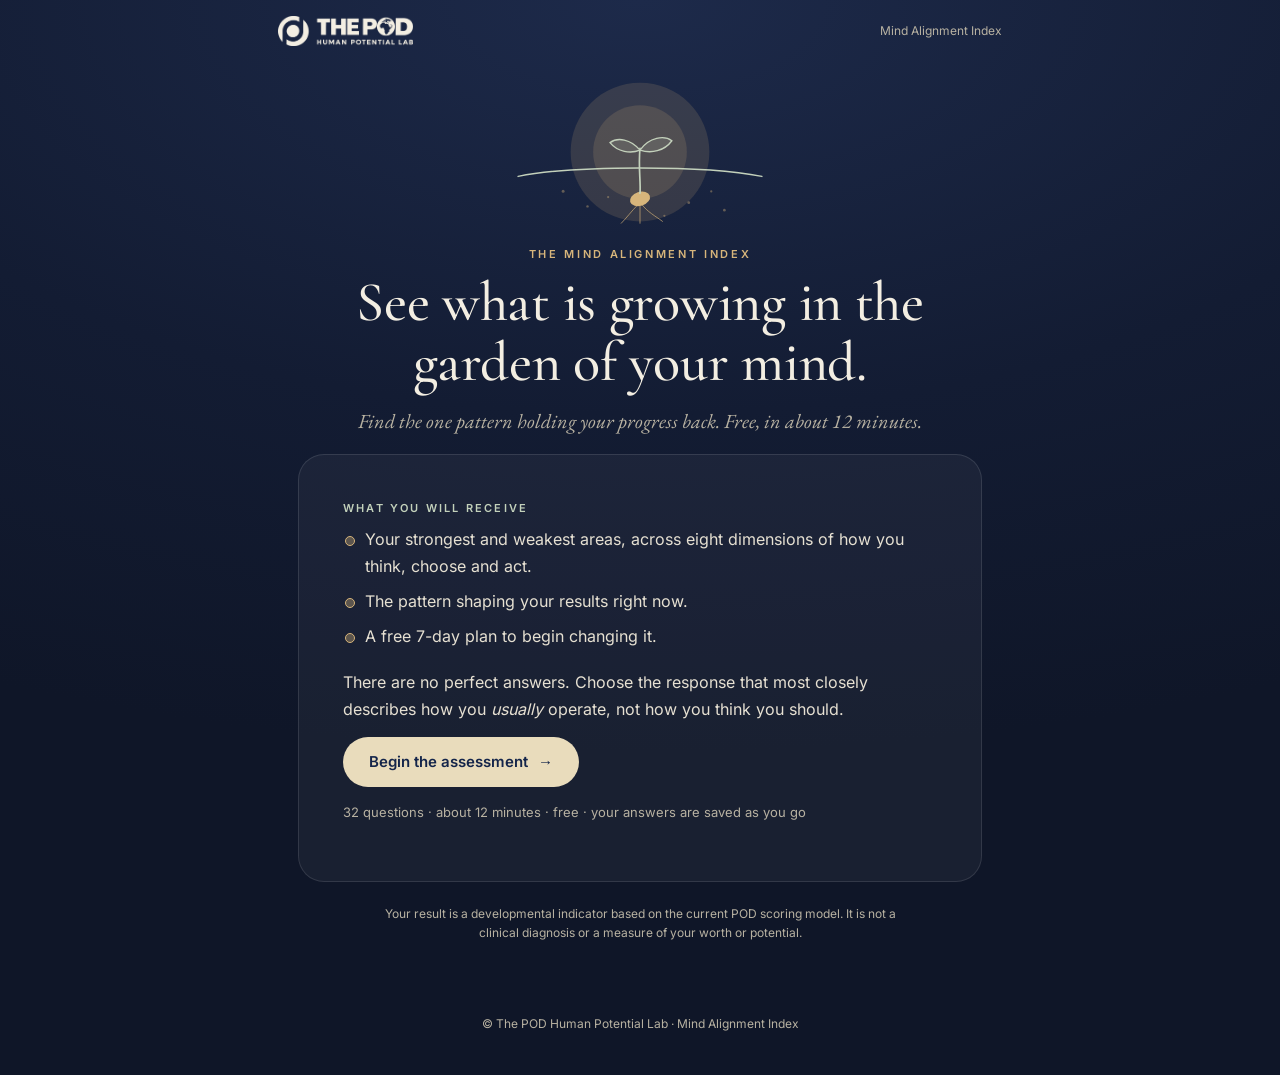
<file: index.html>
<!DOCTYPE html>
<html lang="en">
<head>
<meta charset="UTF-8" />
<meta name="viewport" content="width=device-width, initial-scale=1.0" />
<title>Mind Alignment Index | The POD Human Potential Lab</title>
<meta name="description" content="A free 12-minute assessment of how you think, choose and act, across eight dimensions. See your strongest and weakest areas, the pattern shaping your results, and start a free 7-Day Mind Reset.">
<link rel="canonical" href="https://thepodafrica.com/">
<meta property="og:type" content="website">
<meta property="og:site_name" content="The POD Human Potential Lab">
<meta property="og:title" content="Mind Alignment Index: find the one pattern holding your progress back">
<meta property="og:description" content="A free 12-minute assessment of how you think, choose and act, across eight dimensions. See your strongest and weakest areas, the pattern shaping your results, and start a free 7-Day Mind Reset.">
<meta property="og:url" content="https://thepodafrica.com/">
<meta property="og:image" content="https://thepodafrica.com/share/mai-preview.png">
<meta property="og:image:width" content="1200">
<meta property="og:image:height" content="630">
<meta property="og:image:alt" content="The Mind Alignment Index: a flower whose eight petals are the eight dimensions of how you think, choose and act.">
<meta name="twitter:card" content="summary_large_image">
<meta name="twitter:title" content="Mind Alignment Index: find the one pattern holding your progress back">
<meta name="twitter:description" content="A free 12-minute assessment of how you think, choose and act, across eight dimensions. See your strongest and weakest areas, the pattern shaping your results, and start a free 7-Day Mind Reset.">
<meta name="twitter:image" content="https://thepodafrica.com/share/mai-preview.png">
<meta name="theme-color" content="#f8f4ea">
<link rel="icon" type="image/png" href="/brand/favicon.png">
<link rel="apple-touch-icon" href="/brand/icon-192.png">
<link rel="manifest" href="/manifest.webmanifest">
<link rel="preload" href="/fonts/cormorant-garamond-latin-500-normal.woff2" as="font" type="font/woff2" crossorigin>
<link rel="stylesheet" href="/garden.css">
<script>(function(){var h=new Date().getHours();if(h>=18||h<5)document.documentElement.classList.add("night")})();</script>
<script src="/garden-art.js"></script>
<style>
.screen{padding:4px 0 10px}
.pills{display:flex;flex-wrap:wrap;gap:8px;margin:0 0 18px}
.pills span{font-size:12px;border:1px solid var(--line);border-radius:999px;padding:6px 12px;color:var(--sage-text);background:var(--card)}
.progress-wrap{display:flex;align-items:flex-end;gap:12px;margin-bottom:24px}
.progress-wrap .grow{flex:1}
.progress-info{display:flex;justify-content:space-between;color:var(--muted);font-size:13px;margin-bottom:8px}
.progress{height:4px;background:var(--line);border-radius:99px;overflow:hidden}
.progress-bar{height:100%;width:0;background:var(--sage);transition:width .5s ease}
.question-number{font-size:11px;letter-spacing:.22em;text-transform:uppercase;color:var(--gold-text);font-weight:600;margin-bottom:10px}
.question{font-family:var(--serif-display);font-weight:500;font-size:clamp(27px,6.5vw,36px);line-height:1.2;color:var(--ink);margin-bottom:22px}
.options{display:grid;gap:10px}
.option{padding:16px 18px;border:1px solid var(--line);border-radius:16px;background:var(--card);color:var(--text);cursor:pointer;font:16px/1.5 var(--sans);text-align:left;min-height:56px;transition:border-color .25s,background .25s,transform .25s}
@media (hover:hover) and (pointer:fine){.option:hover{border-color:var(--gold)}}
.option.selected{border-color:var(--gold);background:var(--reply);box-shadow:inset 3px 0 0 var(--gold)}
.nav{display:flex;justify-content:space-between;gap:12px;margin-top:24px}
.score-line{font-size:14px;color:var(--muted);margin:-4px 0 6px}
.score-line strong{font-family:var(--serif-display);font-size:22px;color:var(--ink);font-weight:600}
.pattern h3{margin-top:0}
.pattern p{margin-bottom:10px}
.dimension{border-top:1px solid var(--line)}
.dimension:last-child{border-bottom:1px solid var(--line)}
.dimension summary{list-style:none;cursor:pointer;padding:14px 2px;display:grid;grid-template-columns:1fr auto;gap:6px 12px;align-items:center;min-height:56px}
.dimension summary::-webkit-details-marker{display:none}
.dimension .name{font-family:var(--serif-display);font-size:21px;color:var(--ink)}
.dimension .val{font-weight:600;color:var(--ink)}
.dimension-bar{grid-column:1 / -1;height:4px;background:var(--line);border-radius:99px;overflow:hidden}
.dimension-fill{height:100%;background:var(--sage)}
.dimension.low .dimension-fill{background:var(--gold)}
.dimension-meta{grid-column:1 / -1;color:var(--muted);font-size:12px}
.dimension-insight{padding:0 2px 16px;color:var(--text);font-family:var(--serif);font-size:18px;line-height:1.6;white-space:pre-line}
.dimension[open]{background:linear-gradient(var(--panel),transparent)}
#flower .petal:focus{outline:none}
#flower .petal:focus path:first-child,#flower .petal:hover path:first-child{stroke-width:2.4}
.gets{list-style:none;margin:4px 0 18px}
.gets li{position:relative;padding-left:22px;margin-bottom:8px}
.gets li::before{content:"";position:absolute;left:2px;top:.62em;width:8px;height:8px;border-radius:50%;background:var(--gold-soft);border:1px solid var(--gold)}
.milestone{font-family:var(--serif);font-style:italic;color:var(--sage-text);font-size:17px;margin:-8px 0 16px;min-height:0}
.consent{display:flex;gap:10px;align-items:flex-start;font-size:13px;color:var(--muted);margin:2px 0 14px;line-height:1.5}
.consent input{width:20px;height:20px;margin:2px 0 0;flex:none}
@media(max-width:600px){.nav{flex-direction:column-reverse}.nav .btn{width:100%}}
</style>
</head>
<body>
<header class="topbar"><a class="brand" href="/"><img class="logo-day" src="/brand/logo-horizontal.png" alt="The POD Human Potential Lab"><img class="logo-night" src="/brand/logo-horizontal-cream.png" alt="The POD Human Potential Lab"></a><div class="context">Mind Alignment Index</div></header>
<main class="wrap">

<section id="intro" class="screen fade">
  <div data-art="seed" style="min-height:150px"></div>
  <div class="eyebrow center">The Mind Alignment Index</div>
  <h1 class="center">See what is growing in the garden of your mind.</h1>
  <p class="lead center">Find the one pattern holding your progress back. Free, in about 12 minutes.</p>
  <div class="card">
    <div class="label" style="margin-top:0">What you will receive</div>
    <ul class="gets">
      <li>Your strongest and weakest areas, across eight dimensions of how you think, choose and act.</li>
      <li>The pattern shaping your results right now.</li>
      <li>A free 7-day plan to begin changing it.</li>
    </ul>
    <p>There are no perfect answers. Choose the response that most closely describes how you <em>usually</em> operate, not how you think you should.</p>
    <div id="resumeBox" class="panel hidden" style="margin:0 0 14px"><p style="margin-bottom:10px" id="resumeText"></p><div class="row" style="margin-top:0"><button class="btn" onclick="resumeAssessment()">Continue where I left off</button><button class="link" onclick="startAssessment()">Start again</button></div></div>
    <button class="btn" id="beginBtn" onclick="startAssessment()">Begin the assessment <span aria-hidden="true">→</span></button>
    <p class="small" style="margin-top:14px">32 questions · about 12 minutes · free · your answers are saved as you go</p>
    <p class="small hidden" id="resetWeekNote" style="margin-top:4px">Then join the shared 7-Day Mind Reset week, starting Monday 16 November.</p>
  </div>
  <p class="notice">Your result is a developmental indicator based on the current POD scoring model. It is not a clinical diagnosis or a measure of your worth or potential.</p>
</section>

<section id="assessment" class="screen hidden">
  <div class="card">
    <div class="progress-wrap"><div id="stemArt" aria-hidden="true"></div><div class="grow"><div class="progress-info"><span id="progressText">Question 1 of 32</span><span id="percent">0%</span></div><div class="progress"><div id="progressBar" class="progress-bar"></div></div></div></div>
    <p class="milestone" id="milestone" aria-live="polite"></p><div id="questionNumber" class="question-number"></div><div id="questionText" class="question"></div><div id="options" class="options"></div>
    <div class="nav"><button class="btn ghost" onclick="previousQuestion()">← Back</button><button id="nextButton" class="btn" onclick="nextQuestion()" disabled>Continue →</button></div>
  </div>
</section>

<section id="results" class="screen hidden">
  <div id="rushed" class="panel hidden" role="status" style="margin-bottom:18px"><strong>Your answers look rushed.</strong> For a result you can rely on, take the assessment again, slowly. <button class="link" onclick="retake()">Retake the assessment</button></div>
  <div class="eyebrow center">Your Mind Alignment Profile</div>
  <h2 class="center">Your garden today</h2>
  <p class="lead center" style="font-size:19px">Each petal is one of your eight dimensions. The longer the petal, the stronger it grows. Petals in gold are below your own average: that is where your attention will do the most good.</p>
  <div id="flower"></div>
  <p class="score-line center">Your Mind Alignment Index: <strong id="overallScore">0</strong> out of 100</p>
  <div id="summary" class="center"></div>

  <div class="card" style="margin-top:14px">
    <div class="pattern"><div class="label" style="color:var(--gold-text);margin-top:0">Your primary pattern</div><h3 id="primaryPatternTitle"></h3><p id="primaryPatternText"></p><p id="primaryPatternPractice"></p>
      <div class="reply hidden" id="youSaid" style="margin:4px 0 16px"><div class="label">You told us</div><div id="youSaidText"></div></div>
      <p><strong>Your first move, before tonight:</strong> <span id="firstMove"></span></p>
    </div>
    <div id="secondaryPattern" class="pattern hidden"><div class="ornament"></div><div class="label" style="color:var(--gold-text);margin-top:0">Secondary pattern</div><h3 id="secondaryPatternTitle"></h3><p id="secondaryPatternText"></p><p id="secondaryPatternPractice"></p></div>
    <div id="prescriptionBox">
      <div class="ornament"></div>
      <div class="label" style="margin-top:0">Your next step</div>
      <h3>Start your free 7-Day Mind Reset</h3>
      <p id="prescriptionFocus"></p>
      <p class="small">About ten minutes in the morning and five at night, for seven days. It begins the moment you start.</p>
      <p class="small"><em>The Reset draws on The POD's conviction that God governs this world by laws, and that the laws of the mind are among them. People of every faith, and of none, are welcome.</em></p>
      <div class="capture">
        <input id="name" type="text" placeholder="Your name" autocomplete="name" maxlength="100">
        <input id="email" type="email" placeholder="Your email address" autocomplete="email" maxlength="200">
        <input id="whatsapp" type="tel" placeholder="WhatsApp number (optional)" autocomplete="tel" maxlength="20">
        <label class="consent"><input type="checkbox" id="consent"><span>I agree that The POD Human Potential Lab may keep my result and details to support my development and contact me about it, as set out in the <a href="/privacy" target="_blank" rel="noopener">privacy notice</a>.</span></label>
        <button class="btn" id="startResetBtn" onclick="startReset()">Start my free Reset <span aria-hidden="true">→</span></button>
        <p style="margin:6px 0 0"><button class="link" id="saveOnlyBtn" onclick="saveOnly()">Only save my result</button></p>
        <p id="leadMessage" class="msg" aria-live="polite"></p>
      </div>
      <details class="more" open><summary>The practice, and how you will know it is working</summary>
        <p><strong>Try this</strong><br><span id="prescriptionPractice"></span></p>
        <p><strong>You will know it is working when</strong><br><span id="prescriptionSuccess"></span></p>
        <p class="small"><strong>7-day measure:</strong> <span id="prescriptionMetric"></span></p>
      </details>
      <p class="small" id="afterReset"></p>
      <p class="small" id="prescriptionFooter"></p>
    </div>
  </div>

  <div class="center" style="margin:20px 0 6px"><a class="btn ghost" id="shareBtn" target="_blank" rel="noopener">Share my result on WhatsApp</a></div>

  <div class="label" style="margin-top:30px">Your eight dimensions</div>
  <p class="small" style="margin-bottom:8px">Tap a petal above, or a dimension below, to read what it means for you.</p>
  <div id="dimensions" class="dimensions"></div>
  <p class="notice">This is an early version of the Mind Alignment Index. The patterns above describe relationships within your own answers. They are developmental interpretations, not diagnoses, and not a measure of your worth or potential.</p>
</section>
</main>
<footer class="site-footer"><img src="/brand/logo-full.png" alt="The POD Human Potential Lab, POD Consulting Ltd">© The POD Human Potential Lab · Mind Alignment Index</footer>

<script src="/pod-prescription-engine-v1.js"></script>
<script src="/pod-prescription-data-v2-mahpp.js"></script>
  <script>
const ASSESSMENT_VERSION = "2.1";
const dimensions = ["Thought","Identity","Emotional Regulation","Intentionality","Ownership","Execution","Relational Alignment","Potential / Growth Orientation"];
const questions = [
  {
    "id": "T1",
    "dimension": "Thought",
    "text": "When a worrying thought keeps returning, what usually happens?",
    "options": [
      {
        "text": "I accept the thought as true in the moment.",
        "score": 0
      },
      {
        "text": "I notice it and try to think about something else.",
        "score": 1
      },
      {
        "text": "I examine what is fact, what is assumption, and what is only my interpretation.",
        "score": 3
      },
      {
        "text": "I take it to someone I trust, then decide for myself what is true.",
        "score": 2
      }
    ]
  },
  {
    "id": "T2",
    "dimension": "Thought",
    "text": "Before an important event, which description most closely matches your usual preparation?",
    "options": [
      {
        "text": "I focus mainly on practical preparation.",
        "score": 2
      },
      {
        "text": "I tend to imagine several things that could go wrong.",
        "score": 1
      },
      {
        "text": "I mentally rehearse how I want to think, respond and perform.",
        "score": 3
      },
      {
        "text": "I prefer to deal with the situation when it actually happens.",
        "score": 0
      }
    ]
  },
  {
    "id": "T3",
    "dimension": "Thought",
    "text": "You encounter information that challenges something you strongly believe. What do you usually do first?",
    "options": [
      {
        "text": "I look for evidence that supports my existing view.",
        "score": 1
      },
      {
        "text": "I consider whether the new information changes any part of my understanding.",
        "score": 3
      },
      {
        "text": "I set the information aside until I have more context.",
        "score": 2
      },
      {
        "text": "I defend my existing position.",
        "score": 0
      }
    ]
  },
  {
    "id": "T4",
    "dimension": "Thought",
    "text": "When you have been thinking about the same problem repeatedly without resolving it, what are you most likely to do?",
    "options": [
      {
        "text": "I continue examining it from the same perspective.",
        "score": 1
      },
      {
        "text": "I deliberately change my approach or perspective.",
        "score": 3
      },
      {
        "text": "I put it aside and return to it later.",
        "score": 2
      },
      {
        "text": "I allow the thoughts to continue until something changes.",
        "score": 0
      }
    ]
  },
  {
    "id": "I1",
    "dimension": "Identity",
    "text": "After a significant setback, which response is most typical for you?",
    "options": [
      {
        "text": "I begin to doubt whether I can achieve the goal.",
        "score": 1
      },
      {
        "text": "I look at what happened without letting it define me.",
        "score": 2
      },
      {
        "text": "I ask what the setback is teaching me about who I need to become.",
        "score": 3
      },
      {
        "text": "I avoid thinking about it and carry on as if it did not happen.",
        "score": 0
      }
    ]
  },
  {
    "id": "I2",
    "dimension": "Identity",
    "text": "Which description is closest to how you currently see yourself?",
    "options": [
      {
        "text": "My circumstances largely decide who I can become.",
        "score": 0
      },
      {
        "text": "My circumstances influence me, but I can grow beyond them.",
        "score": 2
      },
      {
        "text": "I am still working out which parts of who I am are truly mine.",
        "score": 1
      },
      {
        "text": "I have a clear picture of the person I am becoming, and it guides my important choices.",
        "score": 3
      }
    ]
  },
  {
    "id": "I3",
    "dimension": "Identity",
    "text": "When you set a goal that requires you to operate differently from how you currently do, what usually happens?",
    "options": [
      {
        "text": "I concentrate on the tasks required and let the rest develop naturally.",
        "score": 2
      },
      {
        "text": "I question whether the goal fits who I am.",
        "score": 0
      },
      {
        "text": "I identify the qualities and behaviors I need to develop.",
        "score": 3
      },
      {
        "text": "I usually try to achieve the goal using the way I already operate.",
        "score": 1
      }
    ]
  },
  {
    "id": "I4",
    "dimension": "Identity",
    "text": "Which statement most closely describes your relationship with personal change?",
    "options": [
      {
        "text": "I tend to stay the same, even when my circumstances change.",
        "score": 1
      },
      {
        "text": "I only change when circumstances force me to.",
        "score": 0
      },
      {
        "text": "When I see that a way of living no longer serves my direction, I change it on purpose.",
        "score": 3
      },
      {
        "text": "I adapt gradually as life brings new experiences.",
        "score": 2
      }
    ]
  },
  {
    "id": "ER1",
    "dimension": "Emotional Regulation",
    "text": "During a heated disagreement, what usually happens?",
    "options": [
      {
        "text": "I respond quickly and think about it afterwards.",
        "score": 0
      },
      {
        "text": "I notice the feeling rising, pause, and choose my words.",
        "score": 3
      },
      {
        "text": "I try to pause, but the feeling still shapes what I say.",
        "score": 1
      },
      {
        "text": "I usually manage not to react, though it takes real effort.",
        "score": 2
      }
    ]
  },
  {
    "id": "ER2",
    "dimension": "Emotional Regulation",
    "text": "When something you strongly wanted does not happen, what usually follows?",
    "options": [
      {
        "text": "The disappointment can affect my decisions for some time.",
        "score": 0
      },
      {
        "text": "I move quickly toward the next objective.",
        "score": 2
      },
      {
        "text": "I allow myself to process the disappointment and then decide what to do next.",
        "score": 3
      },
      {
        "text": "I need some time before I regain my usual momentum.",
        "score": 1
      }
    ]
  },
  {
    "id": "ER3",
    "dimension": "Emotional Regulation",
    "text": "When you notice yourself becoming angry, anxious or frustrated, what do you typically do?",
    "options": [
      {
        "text": "I usually express the feeling immediately.",
        "score": 0
      },
      {
        "text": "I try to understand what triggered it before deciding what to do.",
        "score": 3
      },
      {
        "text": "I distract myself until the feeling becomes less intense.",
        "score": 1
      },
      {
        "text": "I give myself some time before acting.",
        "score": 2
      }
    ]
  },
  {
    "id": "ER4",
    "dimension": "Emotional Regulation",
    "text": "You have an important decision to make while emotionally unsettled. What are you most likely to do?",
    "options": [
      {
        "text": "I decide quickly so I can move past it.",
        "score": 0
      },
      {
        "text": "I wait, and seek wise counsel if I need it, because my feelings may be clouding my judgement.",
        "score": 2
      },
      {
        "text": "I settle myself first, then examine the decision deliberately.",
        "score": 3
      },
      {
        "text": "I let someone else decide for me.",
        "score": 1
      }
    ]
  },
  {
    "id": "IN1",
    "dimension": "Intentionality",
    "text": "When you think about the next 12 months, which description fits you best?",
    "options": [
      {
        "text": "I have several things I want, but they compete for attention.",
        "score": 1
      },
      {
        "text": "I have a reasonably clear picture of what I want and several priorities.",
        "score": 2
      },
      {
        "text": "Much of my attention is currently shaped by what circumstances require.",
        "score": 0
      },
      {
        "text": "I have a definite picture of what I am trying to create and why it matters.",
        "score": 3
      }
    ]
  },
  {
    "id": "IN2",
    "dimension": "Intentionality",
    "text": "Several opportunities require your attention at the same time. How do you usually decide what to pursue?",
    "options": [
      {
        "text": "I respond to whichever feels most urgent.",
        "score": 1
      },
      {
        "text": "I weigh each one against my larger priorities.",
        "score": 3
      },
      {
        "text": "I take on all of them and hope it works out.",
        "score": 0
      },
      {
        "text": "I weigh urgency alongside how each fits my direction.",
        "score": 2
      }
    ]
  },
  {
    "id": "IN3",
    "dimension": "Intentionality",
    "text": "You have a clear long-term vision. What usually happens next?",
    "options": [
      {
        "text": "I keep the vision in mind while managing immediate responsibilities.",
        "score": 1
      },
      {
        "text": "I translate it into priorities and near-term actions.",
        "score": 3
      },
      {
        "text": "I create goals, although they may change frequently.",
        "score": 2
      },
      {
        "text": "I spend more time thinking about the vision than organizing around it.",
        "score": 0
      }
    ]
  },
  {
    "id": "IN4",
    "dimension": "Intentionality",
    "text": "How do you usually recognize that your current direction needs to change?",
    "options": [
      {
        "text": "Usually when circumstances force me to reconsider it.",
        "score": 0
      },
      {
        "text": "I periodically review whether my actions still reflect what matters to me.",
        "score": 3
      },
      {
        "text": "I reconsider when my results become disappointing.",
        "score": 1
      },
      {
        "text": "I review my direction at important milestones or major changes.",
        "score": 2
      }
    ]
  },
  {
    "id": "O1",
    "dimension": "Ownership",
    "text": "When an important outcome does not happen, what do you usually examine first?",
    "options": [
      {
        "text": "The external factors that affected the result.",
        "score": 1
      },
      {
        "text": "What I could have influenced or done differently.",
        "score": 3
      },
      {
        "text": "What happened and what I can learn before deciding what to change.",
        "score": 2
      },
      {
        "text": "Who or what caused the problem.",
        "score": 0
      }
    ]
  },
  {
    "id": "O2",
    "dimension": "Ownership",
    "text": "You discover that an important decision you made was wrong. What do you typically do?",
    "options": [
      {
        "text": "I explain why the decision made sense at the time.",
        "score": 1
      },
      {
        "text": "I focus on fixing the immediate consequences.",
        "score": 2
      },
      {
        "text": "I examine the reasoning or process that produced the decision.",
        "score": 3
      },
      {
        "text": "I prefer to move on rather than examine it closely.",
        "score": 0
      }
    ]
  },
  {
    "id": "O3",
    "dimension": "Ownership",
    "text": "Someone gives you feedback that you believe is partly unfair. What usually happens?",
    "options": [
      {
        "text": "I explain my perspective and then decide whether anything is useful.",
        "score": 2
      },
      {
        "text": "I immediately defend my position.",
        "score": 0
      },
      {
        "text": "I consider whether there is useful information even if I disagree with the delivery.",
        "score": 3
      },
      {
        "text": "I listen but generally leave the issue there.",
        "score": 1
      }
    ]
  },
  {
    "id": "O4",
    "dimension": "Ownership",
    "text": "Something outside your control seriously disrupts an important plan. What is most typical?",
    "options": [
      {
        "text": "I spend some time dealing with the frustration before moving forward.",
        "score": 1
      },
      {
        "text": "I adjust the plan once I understand what has changed.",
        "score": 2
      },
      {
        "text": "I focus quickly on the part of the situation I can still influence.",
        "score": 3
      },
      {
        "text": "I find it difficult to regain momentum until circumstances improve.",
        "score": 0
      }
    ]
  },
  {
    "id": "EX1",
    "dimension": "Execution",
    "text": "You planned an important task, but unexpected demands consume most of your day. What usually happens?",
    "options": [
      {
        "text": "I push the task to another day.",
        "score": 0
      },
      {
        "text": "I try to fit it in if enough time remains.",
        "score": 1
      },
      {
        "text": "I identify another defined time to complete it.",
        "score": 2
      },
      {
        "text": "I identify the essential outcome and find another way to complete it.",
        "score": 3
      }
    ]
  },
  {
    "id": "EX2",
    "dimension": "Execution",
    "text": "When you decide that a new behavior is important, what do you usually rely on most?",
    "options": [
      {
        "text": "Remembering to do it each day.",
        "score": 1
      },
      {
        "text": "Creating a routine or environment that makes the behavior easier to repeat.",
        "score": 3
      },
      {
        "text": "Starting strongly and adjusting as I learn what works.",
        "score": 2
      },
      {
        "text": "Waiting until I feel sufficiently motivated.",
        "score": 0
      }
    ]
  },
  {
    "id": "EX3",
    "dimension": "Execution",
    "text": "You know an important task needs to be done, but you do not feel motivated. What usually happens?",
    "options": [
      {
        "text": "I wait until I feel more motivated.",
        "score": 0
      },
      {
        "text": "I remind myself why it matters and begin, even with the smallest part.",
        "score": 3
      },
      {
        "text": "I start with an easy part and let the momentum build.",
        "score": 2
      },
      {
        "text": "I usually work on something else first.",
        "score": 1
      }
    ]
  },
  {
    "id": "EX4",
    "dimension": "Execution",
    "text": "At the end of a demanding week, how often do your most important priorities receive meaningful attention?",
    "options": [
      {
        "text": "Being busy often leaves little room for what matters most.",
        "score": 0
      },
      {
        "text": "It depends considerably on what happens that week.",
        "score": 1
      },
      {
        "text": "The important things usually receive attention, although some are postponed.",
        "score": 2
      },
      {
        "text": "I deliberately protect time for the things that matter most.",
        "score": 3
      }
    ]
  },
  {
    "id": "R1",
    "dimension": "Relational Alignment",
    "text": "Someone important to you strongly disagrees with you. What do you usually do?",
    "options": [
      {
        "text": "I focus on explaining why my position is correct.",
        "score": 0
      },
      {
        "text": "I listen to their position before deciding how to respond.",
        "score": 3
      },
      {
        "text": "I explain my position and look for a practical way forward.",
        "score": 2
      },
      {
        "text": "I tend to avoid the disagreement unless it becomes unavoidable.",
        "score": 1
      }
    ]
  },
  {
    "id": "R2",
    "dimension": "Relational Alignment",
    "text": "Someone you care about repeatedly asks you to do something that conflicts with an important priority. What usually happens?",
    "options": [
      {
        "text": "I agree, even though it costs me something important, and the frustration stays with me.",
        "score": 0
      },
      {
        "text": "I sometimes say no, but I feel guilty about it.",
        "score": 1
      },
      {
        "text": "I explain the conflict honestly and look for a way to honour both the person and my priority.",
        "score": 3
      },
      {
        "text": "I agree to the part I can truly do, and protect the rest.",
        "score": 2
      }
    ]
  },
  {
    "id": "R3",
    "dimension": "Relational Alignment",
    "text": "You need to raise an issue that may disappoint someone you value. What are you most likely to do?",
    "options": [
      {
        "text": "I postpone it until the issue becomes unavoidable.",
        "score": 0
      },
      {
        "text": "I choose my words carefully and address it directly.",
        "score": 3
      },
      {
        "text": "I hint at the issue and hope the person understands.",
        "score": 1
      },
      {
        "text": "I address it directly but focus strongly on getting my position accepted.",
        "score": 2
      }
    ]
  },
  {
    "id": "R4",
    "dimension": "Relational Alignment",
    "text": "When keeping the peace conflicts with something you genuinely believe is important, what usually happens?",
    "options": [
      {
        "text": "I keep the peace, and the matter stays unsettled inside me.",
        "score": 0
      },
      {
        "text": "I say what I believe while protecting the relationship.",
        "score": 3
      },
      {
        "text": "I stay quiet for now and decide later whether to raise it.",
        "score": 1
      },
      {
        "text": "I state my position clearly, even if the conversation becomes uncomfortable.",
        "score": 2
      }
    ]
  },
  {
    "id": "G1",
    "dimension": "Potential / Growth Orientation",
    "text": "You receive a responsibility you have never handled before. What usually happens?",
    "options": [
      {
        "text": "I find someone experienced and follow their lead.",
        "score": 2
      },
      {
        "text": "I assume my lack of experience will hold me back.",
        "score": 0
      },
      {
        "text": "I work out what I need to learn, find people who have done it, and begin.",
        "score": 3
      },
      {
        "text": "I feel unsure, but I start and learn as I go.",
        "score": 1
      }
    ]
  },
  {
    "id": "G2",
    "dimension": "Potential / Growth Orientation",
    "text": "Feedback reveals a weakness you were not previously aware of. What usually happens?",
    "options": [
      {
        "text": "I consider whether the feedback is fair.",
        "score": 1
      },
      {
        "text": "I become curious about what I could do differently.",
        "score": 3
      },
      {
        "text": "I focus first on whether the person giving the feedback is qualified to judge me.",
        "score": 0
      },
      {
        "text": "I identify something I can test or improve.",
        "score": 2
      }
    ]
  },
  {
    "id": "G3",
    "dimension": "Potential / Growth Orientation",
    "text": "Your performance has reached a comfortable level but is no longer improving. What are you most likely to do?",
    "options": [
      {
        "text": "I continue what works unless a new challenge appears.",
        "score": 1
      },
      {
        "text": "I introduce a new challenge, skill or environment.",
        "score": 3
      },
      {
        "text": "I gradually improve the existing process.",
        "score": 2
      },
      {
        "text": "I accept the plateau if the results are satisfactory.",
        "score": 0
      }
    ]
  },
  {
    "id": "G4",
    "dimension": "Potential / Growth Orientation",
    "text": "When you think about who you could become over the next few years, what most closely describes your approach?",
    "options": [
      {
        "text": "I do not think much about it. I take life as it comes.",
        "score": 0
      },
      {
        "text": "I focus on my goals more than on who I am becoming.",
        "score": 1
      },
      {
        "text": "I think about the abilities I would need to develop.",
        "score": 2
      },
      {
        "text": "I decide the qualities, thoughts and habits I want to live by, and practise them on purpose.",
        "score": 3
      }
    ]
  }
];
const dimensionGuidance = {
  "Thought": [
    "Thought Development",
    "Some thoughts are growing in you that you did not plant. Begin to notice them, question them, and choose the ones you keep.",
    "You can watch a thought without obeying it. Now plant, on purpose, the thoughts that lead where you are going."
  ],
  "Identity": [
    "Identity Development",
    "You are still borrowing parts of who you are. Decide who you are becoming, and let your choices begin to prove it.",
    "You know who you are becoming. Keep giving that person daily evidence. Identity is built by what you repeat."
  ],
  "Emotional Regulation": [
    "Emotional Regulation Development",
    "Your feelings often answer before you do. Make room for one breath between the feeling and your response.",
    "You can feel deeply without handing your feelings the wheel. Keep that space. It is where your choices live."
  ],
  "Intentionality": [
    "Intentionality Development",
    "Your energy is spread across too many fields. Choose what matters most, and let the rest wait its turn.",
    "You know what matters most. Now let that clarity decide how you spend each day."
  ],
  "Ownership": [
    "Ownership Development",
    "Much of your attention goes to what you cannot control. Bring it back to the part that is yours to move.",
    "You take ownership of your life. Keep it free of self-blame: own the next step, not every outcome."
  ],
  "Execution": [
    "Execution Development",
    "You know what to plant. Now water it daily, whether you feel like it or not.",
    "What you intend, you tend to do. Protect the routines that make the right action easy to repeat."
  ],
  "Relational Alignment": [
    "Relational Alignment Development",
    "You often bend to keep others comfortable. Learn to say what matters to you, kindly and plainly, and keep the relationship.",
    "You can stay close to people without losing yourself. Keep honouring both the person and your direction."
  ],
  "Potential / Growth Orientation": [
    "Growth Development",
    "You tend to stay within what you already know. Choose one thing to learn, and let the stretch begin small.",
    "You lean towards growth. Turn possibility into ability by practising what you are learning."
  ]
};
const patterns = {
  "visionExecution": [
    "Vision–Execution Gap",
    "You see clearly what you want. Your daily actions have not yet caught up with your vision. The seed is chosen; it has not yet been watered.",
    "Choose one important action, make it easy to do, and repeat it until it is yours."
  ],
  "identityExecution": [
    "Identity–Behaviour Gap",
    "You know who you are becoming, but your routines still belong to who you were. Identity grows strong on evidence.",
    "Choose one action the person you are becoming would take every day, and make it non-negotiable."
  ],
  "emotionalOverride": [
    "Emotional Override",
    "You know what to do. In the moment, your feelings often decide for you. The law has not changed; the feeling is simply louder.",
    "Notice the feeling, name it, settle, then choose the response that serves your direction."
  ],
  "agencyAction": [
    "Agency-to-Action Gap",
    "You know your life is yours to shape. Now turn that knowing into action you can see.",
    "Ask, 'What is the next thing within my control?' Then do it today."
  ],
  "relationalAdaptation": [
    "Relational Over-Adaptation",
    "You know your own mind, but with others you often set it aside to keep the peace. Peace that costs you your direction is not peace.",
    "Say what matters to you, kindly and plainly, and stay in the relationship."
  ],
  "fragmentedDirection": [
    "Fragmented Direction",
    "Parts of your garden are growing at different speeds, and the larger direction is not yet chosen. Without a direction, effort scatters.",
    "Choose one definite direction, then let your priorities line up behind it."
  ],
  "expansionReadiness": [
    "Expansion Readiness",
    "Your identity, your direction and your appetite for growth are strong. The ground is ready for something bigger.",
    "Choose a stretch that excites you and scares you, and practise your way into it."
  ],
  "integrated": [
    "Integrated Alignment",
    "Your garden is evenly tended. No single area is holding you back. Now choose the one bed you will tend hardest.",
    "Your lowest dimension, {low}, is the place to begin."
  ],
  "unevenGarden": [
    "Uneven Garden",
    "Your garden is uneven. {top} is growing strongly, while {low} has been left to grow on its own. Your progress will be held back by {low}, not lifted by {top}.",
    "Give {low} your deliberate attention. That is where your next result is waiting."
  ],
  "earlyGround": [
    "Ground Being Prepared",
    "Across your eight dimensions, much of what is growing has not yet been chosen on purpose. This is not a verdict on your worth or your potential. It is a starting point: the ground is ready to be planted.",
    "Begin small and begin now: one thought, one practice and one reflection a day."
  ]
};
const dimensionKey = Object.fromEntries(dimensions.map(d => [d, d]));
const SHORT = {"Thought":"Thought","Identity":"Identity","Emotional Regulation":"Emotion","Intentionality":"Intention","Ownership":"Ownership","Execution":"Execution","Relational Alignment":"Relationships","Potential / Growth Orientation":"Growth"};
const PROGRESS_KEY = "mindAlignmentProgress";
const RESET_TOKEN_KEY = "podMindResetToken";
const SECONDS_PER_QUESTION = 22;
const MILESTONES = {
  8: "A quarter of the way. Your Thought and Identity petals are in.",
  16: "Halfway. Emotion and Intention are in. Keep going.",
  24: "Three quarters done. Ownership and Execution are in. Eight to go."
};
// Which dimension each pattern shows itself in, for "You told us"
const PATTERN_DIMENSION = { visionExecution: "Execution", identityExecution: "Execution", emotionalOverride: "Emotional Regulation", agencyAction: "Execution", relationalAdaptation: "Relational Alignment", fragmentedDirection: "Intentionality" };
const FIRST_MOVE = {
  visionExecution: "Choose one task you have been postponing and do the first ten minutes of it today.",
  identityExecution: "Name one thing the person you are becoming would do today, and do it before tonight.",
  emotionalOverride: "The next time a strong feeling rises today, pause for one full breath before you answer.",
  agencyAction: "Pick one decision you have been waiting on, and set a time today to make it.",
  relationalAdaptation: "In one conversation today, say what you actually think, kindly and plainly.",
  fragmentedDirection: "Write down the one thing that matters most this week. Let everything else wait.",
  expansionReadiness: "Choose one stretch you have been circling, and take its first step today.",
  integrated: "Notice one thought about your {low} today, and write it down exactly as it sounds.",
  unevenGarden: "Notice one thought about your {low} today, and write it down exactly as it sounds.",
  earlyGround: "Notice one thought that keeps returning today, and write it down exactly as it sounds."
};
// When strengths tie, the earlier pattern wins
const PRIORITY = ["emotionalOverride","visionExecution","identityExecution","agencyAction","relationalAdaptation","fragmentedDirection","expansionReadiness"];
let currentQuestion = 0;
let answers = [];
let startedAt = 0;
let latestResult = null;
let advanceTimer = null;

function store(key, value) { try { value === null ? localStorage.removeItem(key) : localStorage.setItem(key, value); } catch (e) {} }
function load(key) { try { return localStorage.getItem(key); } catch (e) { return null; } }
function saveProgress() { store(PROGRESS_KEY, JSON.stringify({ v: ASSESSMENT_VERSION, q: currentQuestion, answers, startedAt })); }
function readProgress() {
  try {
    const p = JSON.parse(load(PROGRESS_KEY) || "null");
    if (!p || p.v !== ASSESSMENT_VERSION || !Array.isArray(p.answers)) return null;
    const answered = p.answers.filter(a => Number.isInteger(a)).length;
    return answered > 0 && answered < questions.length ? p : null;
  } catch (e) { return null; }
}
function show(id) {
  ["intro","assessment","results"].forEach(s => document.getElementById(s).classList.toggle("hidden", s !== id));
  window.scrollTo({ top: 0 });
}

// Anonymous counter (no name, email or answers): how many start and finish the index.
function countEvent(body){
  try { fetch("/api/assessment/event", { method: "POST", headers: { "Content-Type": "application/json" }, body: JSON.stringify({ version: ASSESSMENT_VERSION, source: load(SOURCE_KEY) || "direct", ...body }), keepalive: true }).catch(function(){}); } catch (e) {}
}
function startAssessment(){
  countEvent({ kind: "start" });
  currentQuestion = 0; answers = []; startedAt = Date.now();
  saveProgress(); show("assessment"); renderQuestion();
}
function resumeAssessment(){
  const p = readProgress();
  if (!p) return startAssessment();
  answers = p.answers; startedAt = p.startedAt || Date.now();
  currentQuestion = Math.min(p.q || 0, questions.length - 1);
  const firstGap = answers.findIndex((a, i) => i < questions.length && !Number.isInteger(a));
  if (firstGap >= 0 && firstGap < currentQuestion) currentQuestion = firstGap;
  show("assessment"); renderQuestion();
}
function retake(){ store(PROGRESS_KEY, null); show("intro"); startAssessment(); }

function renderQuestion(){
  const q = questions[currentQuestion];
  document.getElementById("questionNumber").textContent = `Question ${currentQuestion+1}`;
  document.getElementById("questionText").textContent = q.text;
  const left = Math.max(1, Math.ceil((questions.length - currentQuestion) * SECONDS_PER_QUESTION / 60));
  document.getElementById("progressText").textContent = `Question ${currentQuestion+1} of ${questions.length} · about ${left} min left`;
  const pct = Math.round((currentQuestion / questions.length) * 100);
  document.getElementById("percent").textContent = `${pct}%`;
  document.getElementById("progressBar").style.width = `${pct}%`;
  document.getElementById("milestone").textContent = MILESTONES[currentQuestion] || "";
  if (window.GardenArt) document.getElementById("stemArt").innerHTML = window.GardenArt.stem(pct);
  const options = document.getElementById("options"); options.innerHTML = "";
  q.options.forEach((option, index) => {
    const button = document.createElement("button"); button.className = "option"; button.textContent = option.text;
    if (answers[currentQuestion] === index) button.classList.add("selected");
    button.onclick = () => selectOption(index); options.appendChild(button);
  });
  // Let no outline carry over from the previous tap (iPhone keeps the last touch highlighted)
  if (document.activeElement && document.activeElement.blur) document.activeElement.blur();
  document.getElementById("nextButton").disabled = answers[currentQuestion] === undefined || answers[currentQuestion] === null;
  document.getElementById("nextButton").textContent = currentQuestion === questions.length - 1 ? "See my results →" : "Continue →";
}
function selectOption(index){
  answers[currentQuestion] = index;
  saveProgress();
  document.querySelectorAll(".option").forEach((b, i) => b.classList.toggle("selected", i === index));
  document.getElementById("nextButton").disabled = false;
  // Move on by itself, except on the last question
  clearTimeout(advanceTimer);
  if (currentQuestion < questions.length - 1) {
    const at = currentQuestion;
    advanceTimer = setTimeout(() => { if (currentQuestion === at) nextQuestion(); }, 380);
  }
}
function nextQuestion(){
  clearTimeout(advanceTimer);
  if (!Number.isInteger(answers[currentQuestion])) return;
  if (currentQuestion < questions.length - 1) { currentQuestion++; saveProgress(); renderQuestion(); window.scrollTo({ top: 0 }); }
  else calculateResults();
}
function previousQuestion(){ clearTimeout(advanceTimer); if (currentQuestion > 0) { currentQuestion--; saveProgress(); renderQuestion(); } }

function calculateResults(){
  if (answers.length !== questions.length || answers.some(a => !Number.isInteger(a))) return;
  const raw = {}; dimensions.forEach(d => raw[d] = 0);
  const responseValues = [];
  questions.forEach((q, i) => { const value = q.options[answers[i]].score; raw[q.dimension] += value; responseValues.push(value); });
  const scores = {}; dimensions.forEach(d => scores[d] = Math.round((raw[d] / 12) * 100));
  const values = Object.values(scores); const mean = values.reduce((a, b) => a + b, 0) / values.length;
  const variance = values.reduce((s, v) => s + Math.pow(v - mean, 2), 0) / values.length;
  const sd = Math.sqrt(variance);
  const deviations = {}; dimensions.forEach(d => deviations[d] = Math.round((scores[d] - mean) * 10) / 10);
  const gaps = {
    intentionalityExecution: scores["Intentionality"] - scores["Execution"],
    identityExecution: scores["Identity"] - scores["Execution"],
    thoughtEmotion: scores["Thought"] - scores["Emotional Regulation"],
    ownershipExecution: scores["Ownership"] - scores["Execution"],
    // Over-adaptation: a clear sense of self that is not held in relationships
    identityRelational: scores["Identity"] - scores["Relational Alignment"]
  };
  const seconds = startedAt ? Math.round((Date.now() - startedAt) / 1000) : null;
  const quality = {
    complete: true,
    seconds,
    sameResponseCount: Math.max(...answers.map(a => answers.filter(x => x === a).length)),
    sameScoreCount: Math.max(...[0,1,2,3].map(v => responseValues.filter(x => x === v).length)),
    extremeResponseRate: responseValues.filter(v => v === 0 || v === 3).length / responseValues.length,
    flags: []
  };
  if (quality.sameResponseCount >= 28 || quality.sameScoreCount >= 30) quality.flags.push("possible_straight_line");
  if (seconds !== null && seconds < 150) quality.flags.push("too_fast");
  if (quality.extremeResponseRate >= 0.9) quality.flags.push("possible_extreme_response_style");
  const overall = Math.round(mean);
  const patternResult = derivePatterns(scores, mean, sd, gaps);
  latestResult = { version: ASSESSMENT_VERSION, overall, scores, raw, mean, sd, deviations, gaps, quality, primaryPattern: patternResult.primary, secondaryPattern: patternResult.secondary, answers };
  store(PROGRESS_KEY, null);
  countEvent({ kind: "finish", pattern: latestResult.primaryPattern, secondary: latestResult.secondaryPattern, score: overall, seconds,
    rushed: quality.flags.includes("possible_straight_line") || quality.flags.includes("too_fast") });
  showResults(latestResult);
}
function derivePatterns(scores, mean, sd, gaps){
  const candidates = [];
  if (gaps.intentionalityExecution >= 20) candidates.push({ key: "visionExecution", strength: gaps.intentionalityExecution });
  if (gaps.identityExecution >= 20) candidates.push({ key: "identityExecution", strength: gaps.identityExecution });
  if (gaps.thoughtEmotion >= 20 && scores["Emotional Regulation"] < 65) candidates.push({ key: "emotionalOverride", strength: gaps.thoughtEmotion });
  if (gaps.ownershipExecution >= 20) candidates.push({ key: "agencyAction", strength: gaps.ownershipExecution });
  if (gaps.identityRelational >= 20 && scores["Relational Alignment"] < 70) candidates.push({ key: "relationalAdaptation", strength: gaps.identityRelational });
  if (scores["Intentionality"] < 60 && sd >= 15) candidates.push({ key: "fragmentedDirection", strength: Math.round(sd) });
  if (scores["Potential / Growth Orientation"] >= 80 && scores["Identity"] >= 75 && scores["Intentionality"] >= 75 && !candidates.length) candidates.push({ key: "expansionReadiness", strength: 1 });
  candidates.sort((a, b) => b.strength - a.strength || PRIORITY.indexOf(a.key) - PRIORITY.indexOf(b.key));
  let primary = candidates[0]?.key;
  if (!primary) primary = sd >= 12 ? "unevenGarden" : (mean < 45 ? "earlyGround" : "integrated");
  let secondary = null;
  if (candidates.length > 1 && candidates[1].key !== primary) secondary = candidates[1].key;
  return { primary, secondary };
}
function getProductRecommendation(result) {
  if (window.PODPrescriptionEngine && typeof window.PODPrescriptionEngine.getDevelopmentPrescription === "function") {
    try { return window.PODPrescriptionEngine.getDevelopmentPrescription(result); } catch (e) {}
  }
  return null;
}
function fill(text, ctx){ return String(text || "").replace(/\{low\}/g, ctx.low).replace(/\{top\}/g, ctx.top); }

function showResults(result){
  show("results");
  const flags = result.quality.flags;
  document.getElementById("rushed").classList.toggle("hidden", !(flags.includes("possible_straight_line") || flags.includes("too_fast")));
  document.getElementById("overallScore").textContent = result.overall;
  document.getElementById("summary").innerHTML = '<p class="small" style="max-width:520px;margin:0 auto">The index summarises your answers across the eight dimensions. The most useful part of your result is the pattern within your profile, not the number by itself.</p>';

  const byDev = dimensions.map(d => ({ d, dev: result.deviations[d], score: result.scores[d] })).sort((a, b) => a.dev - b.dev || a.score - b.score);
  const lowDim = byDev[0].d, topDim = byDev[byDev.length - 1].d;
  const ctx = { low: SHORT[lowDim], top: SHORT[topDim] };

  const primary = patterns[result.primaryPattern];
  document.getElementById("primaryPatternTitle").textContent = primary[0];
  document.getElementById("primaryPatternText").textContent = fill(primary[1], ctx);
  document.getElementById("primaryPatternPractice").textContent = fill(primary[2], ctx);
  document.getElementById("firstMove").textContent = fill(FIRST_MOVE[result.primaryPattern], ctx);

  // "You told us": their own lowest-scoring answer in the dimension where this pattern shows itself
  const dimForQuote = PATTERN_DIMENSION[result.primaryPattern] || (result.primaryPattern === "expansionReadiness" ? null : lowDim);
  let quote = null;
  if (dimForQuote) {
    questions.forEach((q, i) => {
      if (q.dimension !== dimForQuote) return;
      const o = q.options[result.answers[i]];
      if (o && o.score <= 1 && (!quote || o.score < quote.score)) quote = o;
    });
  }
  document.getElementById("youSaid").classList.toggle("hidden", !quote);
  if (quote) document.getElementById("youSaidText").textContent = "“" + quote.text + "” That is where this pattern shows itself.";

  const secondaryBox = document.getElementById("secondaryPattern");
  if (result.secondaryPattern) {
    const p = patterns[result.secondaryPattern];
    secondaryBox.classList.remove("hidden");
    document.getElementById("secondaryPatternTitle").textContent = p[0];
    document.getElementById("secondaryPatternText").textContent = fill(p[1], ctx);
    document.getElementById("secondaryPatternPractice").textContent = fill(p[2], ctx);
  } else secondaryBox.classList.add("hidden");

  // Dimensions
  const box = document.getElementById("dimensions");
  box.replaceChildren();
  dimensions.forEach((d, idx) => {
    const score = result.scores[d], deviation = result.deviations[d];
    let relation = "Relatively balanced", insight = dimensionGuidance[d][2];
    if (deviation <= -8) { relation = "Below your own average"; insight = dimensionGuidance[d][1]; }
    else if (deviation >= 8) { relation = "Relative strength"; insight = dimensionGuidance[d][2]; }
    const det = document.createElement("details");
    det.className = "dimension" + (deviation <= -8 ? " low" : "");
    det.id = "dim-" + idx;
    det.innerHTML = '<summary><span class="name"></span><span class="val"></span><span class="dimension-bar"><span class="dimension-fill" style="display:block"></span></span><span class="dimension-meta"></span></summary><div class="dimension-insight"></div>';
    det.querySelector(".name").textContent = d;
    det.querySelector(".val").textContent = score;
    det.querySelector(".dimension-fill").style.width = score + "%";
    det.querySelector(".dimension-meta").textContent = relation + " · " + (deviation > 0 ? "+" : "") + deviation.toFixed(1) + " against your own average";
    det.querySelector(".dimension-insight").textContent = insight;
    box.appendChild(det);
  });

  if (window.GardenArt) {
    const flowerBox = document.getElementById("flower");
    flowerBox.innerHTML = window.GardenArt.flower(dimensions.map(d => [SHORT[d] || d, result.scores[d]]), result.overall);
    flowerBox.querySelectorAll(".petal").forEach(p => {
      const open = () => { const el = document.getElementById("dim-" + p.dataset.i); if (el) { el.open = true; el.scrollIntoView({ behavior: "smooth", block: "center" }); } };
      p.addEventListener("click", open); p.addEventListener("keydown", e => { if (e.key === "Enter" || e.key === " ") { e.preventDefault(); open(); } });
    });
  }

  // Next step: everyone starts with the free Reset; the POD or MAHPP comes after
  const data = window.PODPrescriptionData;
  const rx = data?.PRESCRIPTIONS?.[result.primaryPattern] || data?.PRESCRIPTIONS?.integrated || {};
  const generic = ["integrated","unevenGarden","earlyGround"].includes(result.primaryPattern);
  document.getElementById("prescriptionFocus").textContent = generic ? "Your growth edge is " + ctx.low + ". The Reset is where you begin to tend it." : (rx.focus || "");
  document.getElementById("prescriptionPractice").textContent = generic
    ? "For the next seven days, give your " + ctx.low + " deliberate attention: five short practices that strengthen it, alongside the Reset."
    : (rx.practice || "");
  document.getElementById("prescriptionSuccess").textContent = generic
    ? "Your " + ctx.low + " becomes steadier, and you can point to at least four practices that moved it forward."
    : (rx.successSignal || "");
  document.getElementById("prescriptionMetric").textContent = rx.metricTarget || rx.metric || "";
  document.getElementById("prescriptionFooter").textContent = rx.footer || "This is a developmental reflection, not a clinical diagnosis.";
  const after = rx.product && rx.product !== "7-Day Mind Reset" ? rx.productFullName || rx.product : "Personal Optimization Drill (POD)";
  document.getElementById("afterReset").textContent = after.indexOf("MAHPP") >= 0
    ? "After your Reset: the 12-week " + after + ", when you are ready to go deeper."
    : "After your Reset: the 21-day " + after + ", opening soon.";

  // Share on WhatsApp
  const shareText = "My mind garden: strongest in " + ctx.top + ", still growing in " + ctx.low + ". Take the free Mind Alignment Index and see yours: " + location.origin + "/?ref=share";
  document.getElementById("shareBtn").href = "https://wa.me/?text=" + encodeURIComponent(shareText);

  window.scrollTo({ top: 0, behavior: "smooth" });
}

/* ---------- Saving the profile and starting the Reset ---------- */
function buildProfile(name, email, whatsapp){
  const data = window.PODPrescriptionData;
  const rx = data?.PRESCRIPTIONS?.[latestResult.primaryPattern] || data?.PRESCRIPTIONS?.integrated || {};
  return {
    name, email, whatsapp, consent: true,
    assessmentVersion: ASSESSMENT_VERSION, overallScore: latestResult.overall, dimensionScores: latestResult.scores,
    rawDimensionScores: latestResult.raw, profileMean: latestResult.mean, profileSD: latestResult.sd,
    dimensionDeviations: latestResult.deviations, gaps: latestResult.gaps, primaryPattern: latestResult.primaryPattern,
    secondaryPattern: latestResult.secondaryPattern, responseQuality: { ...latestResult.quality, source: load(SOURCE_KEY) || "direct" }, answers: latestResult.answers,
    recommendedProduct: "7-Day Mind Reset", recommendationStage: rx.stage || "", recommendationReason: rx.reason || "", recommendationCTA: rx.nextStep || ""
  };
}
function readForm(){
  const msg = document.getElementById("leadMessage");
  msg.className = "msg";
  const name = document.getElementById("name").value.trim();
  const email = document.getElementById("email").value.trim();
  const whatsapp = document.getElementById("whatsapp").value.trim();
  if (!latestResult) { msg.textContent = "Your result is not ready yet."; return null; }
  if (!name || !/^[^\s@]+@[^\s@]+\.[^\s@]+$/.test(email)) { msg.textContent = "Please enter your name and a valid email address."; msg.className = "msg error"; return null; }
  if (whatsapp && !/^\+?[0-9 ()-]{7,20}$/.test(whatsapp)) { msg.textContent = "Please check your WhatsApp number, or leave it empty."; msg.className = "msg error"; return null; }
  if (!document.getElementById("consent").checked) { msg.textContent = "Please tick the box to agree to the privacy notice."; msg.className = "msg error"; return null; }
  return { name, email, whatsapp };
}
async function postJson(url, body){
  const res = await fetch(url, { method: "POST", headers: { "Content-Type": "application/json" }, body: JSON.stringify(body) });
  let out = {}; try { out = await res.json(); } catch (e) {}
  if (!res.ok || !out.success) throw new Error(out.error || "Something went wrong. Please try again.");
  return out;
}
let savedOnce = false;
async function saveProfile(f){
  if (savedOnce) return;
  await postJson("/api/save-profile", buildProfile(f.name, f.email, f.whatsapp));
  savedOnce = true;
}
function busy(on){ ["startResetBtn","saveOnlyBtn"].forEach(id => document.getElementById(id).disabled = on); }
async function startReset(){
  const f = readForm(); if (!f) return;
  const msg = document.getElementById("leadMessage");
  busy(true); msg.textContent = "Saving your result and opening your Reset…";
  try {
    await saveProfile(f);
    const r = await postJson("/api/reset/start", { name: f.name, email: f.email });
    store(RESET_TOKEN_KEY, r.token);
    location.href = "/reset";
  } catch (e) { busy(false); msg.textContent = e.message; msg.className = "msg error"; }
}
async function saveOnly(){
  const f = readForm(); if (!f) return;
  const msg = document.getElementById("leadMessage");
  busy(true); msg.textContent = "Saving…";
  try { await saveProfile(f); msg.textContent = "Your result is saved. Your Reset is here whenever you are ready."; document.getElementById("saveOnlyBtn").disabled = true; document.getElementById("startResetBtn").disabled = false; }
  catch (e) { busy(false); msg.textContent = e.message; msg.className = "msg error"; }
}

/* ---------- On arrival ---------- */
// Where the visitor came from (?ref=linkedin etc.), kept from their first visit
const SOURCE_KEY = "podSource";
(function source(){
  try {
    const ref = (new URLSearchParams(location.search).get("ref") || "").toLowerCase().replace(/[^a-z0-9-]/g, "").slice(0, 30);
    if (ref && !load(SOURCE_KEY)) store(SOURCE_KEY, ref);
  } catch (e) {}
})();
(function init(){
  const p = readProgress();
  if (p) {
    const answered = p.answers.filter(a => Number.isInteger(a)).length;
    document.getElementById("resumeText").textContent = "You have answered " + answered + " of " + questions.length + " questions. Your answers are saved on this phone.";
    document.getElementById("resumeBox").classList.remove("hidden");
    document.getElementById("beginBtn").classList.add("hidden");
  }
  if (Date.now() < Date.parse("2026-11-16T23:00:00Z")) document.getElementById("resetWeekNote").classList.remove("hidden");
})();
</script>
</body></html>
</file>
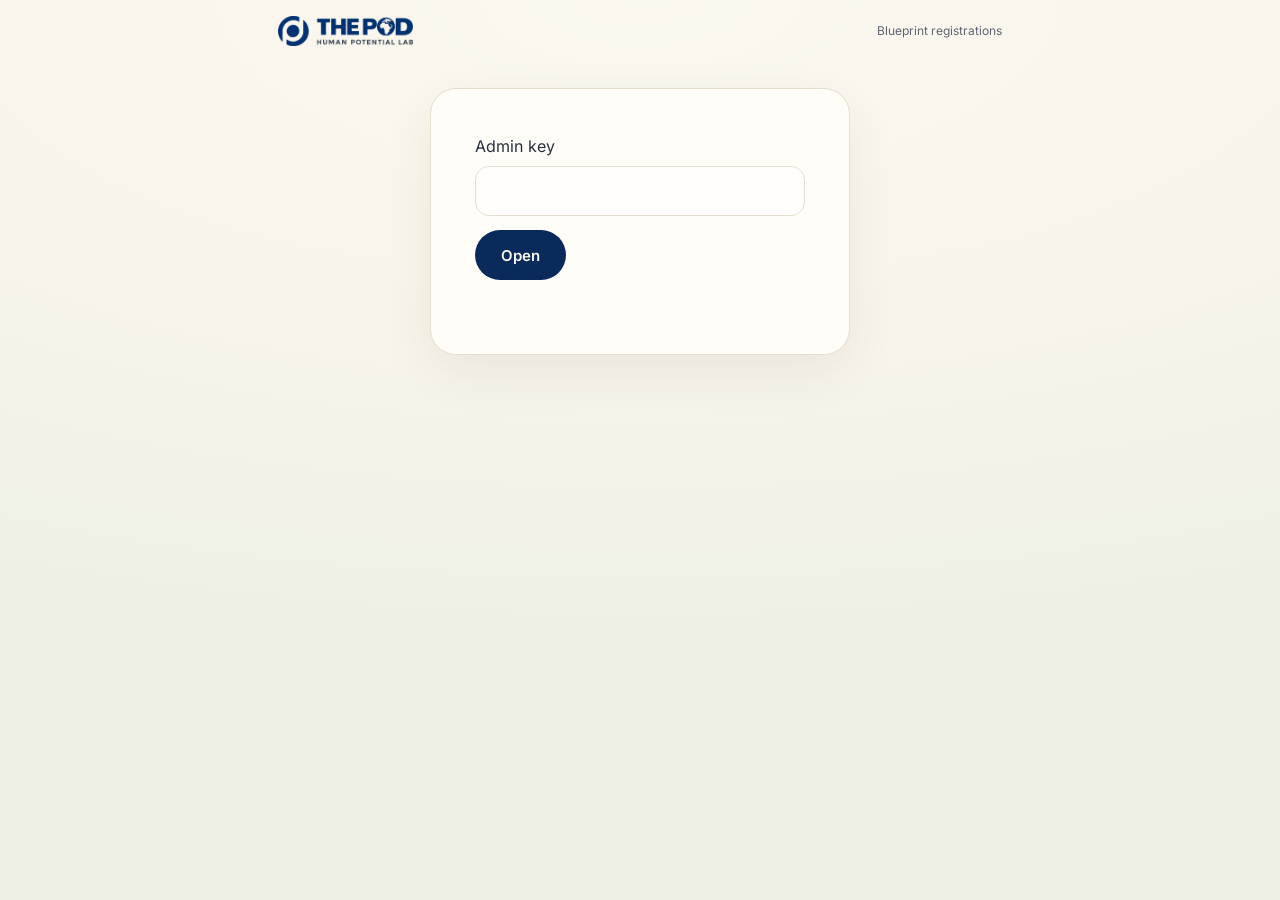
<file: blueprint-admin.html>
<!DOCTYPE html>
<html lang="en">
<head>
<meta charset="UTF-8" />
<meta name="viewport" content="width=device-width, initial-scale=1.0" />
<meta name="robots" content="noindex">
<title>Blueprint registrations | The POD</title>
<link rel="icon" type="image/png" href="/brand/favicon.png">
<link rel="stylesheet" href="/garden.css">
<style>
.wrap{width:min(1100px,100%)}
.stats{display:grid;grid-template-columns:repeat(auto-fit,minmax(140px,1fr));gap:10px;margin:14px 0}
.stats div{background:var(--card);border:1px solid var(--line);border-radius:16px;padding:14px}
.stats b{font-variant-numeric:lining-nums;display:block;font-family:var(--serif-display);font-size:30px;color:var(--ink)}
.stats span{font-size:12px;color:var(--muted)}
.tbl{overflow-x:auto;background:var(--card);border:1px solid var(--line);border-radius:16px}
table{border-collapse:collapse;width:100%;font-size:13px}
th,td{text-align:left;padding:8px 10px;border-bottom:1px solid var(--line);white-space:nowrap}
th{font-size:11px;letter-spacing:.1em;text-transform:uppercase;color:var(--gold-text)}
.ok{color:#2f6b3a;font-weight:600}.res{color:#7a5c2a;font-weight:600}.no{color:var(--muted)}
</style>
</head>
<body>
<header class="topbar"><a class="brand" href="/blueprint"><img src="/brand/logo-horizontal.png" alt="The POD"></a><div class="context">Blueprint registrations</div></header>
<main class="wrap">
  <form id="login" class="card" style="max-width:420px;margin:30px auto">
    <label class="f" for="key">Admin key</label>
    <input id="key" type="password" autocomplete="current-password">
    <button class="btn" type="submit">Open</button>
    <div class="msg error" id="msg"></div>
  </form>
  <section id="view" class="hidden">
    <div class="stats" id="stats"></div>
    <div class="row" style="margin:0 0 14px"><button class="btn" id="csv">Download CSV</button><button class="btn ghost" id="refresh">Refresh</button></div>
    <div class="tbl"><table><thead><tr><th>Status</th><th>Name</th><th>Format</th><th>Amount</th><th>WhatsApp</th><th>Email</th><th>Organisation</th><th>Role</th><th>Heard via</th><th>Registered</th><th>Reference</th></tr></thead><tbody id="rows"></tbody></table></div>
    <p class="small" style="margin-top:10px">"Reserved" = seat held, waiting for their bank transfer. When the money arrives, click "Mark paid". "Started" = opened Paystack but did not finish: worth a friendly follow-up call.</p>
  </section>
</main>
<script>
(function(){
  var key = ""; try { key = sessionStorage.getItem("bpk") || ""; } catch(e){}
  var $ = function(id){ return document.getElementById(id); };
  var naira = function(n){ return "₦" + Number(n).toLocaleString("en-NG"); };
  var esc = function(s){ var d = document.createElement("div"); d.textContent = s == null ? "" : s; return d.innerHTML; };
  function load(){
    fetch("/api/blueprint/admin", { headers: { Authorization: "Bearer " + key } }).then(function(r){ return r.json(); }).then(function(r){
      if (!r.success) { $("msg").textContent = r.error || "Could not open."; $("login").classList.remove("hidden"); $("view").classList.add("hidden"); return; }
      try { sessionStorage.setItem("bpk", key); } catch(e){}
      $("login").classList.add("hidden"); $("view").classList.remove("hidden");
      var s = r.summary;
      $("stats").innerHTML = [["Paid seats", s.paid], ["Onsite", s.onsite + " / 50"], ["Virtual", s.virtual], ["Reserved", s.reserved], ["Revenue", naira(s.revenue)]]
        .map(function(x){ return "<div><b>" + esc(x[1]) + "</b><span>" + esc(x[0]) + "</span></div>"; }).join("");
      var label = { success: ["Paid", "ok"], reserved: ["Reserved", "res"], initialized: ["Started", "no"], failed: ["Failed", "no"] };
      $("rows").innerHTML = r.rows.map(function(x){
        var l = label[x.status] || [x.status, "no"];
        return "<tr><td class='" + l[1] + "'>" + l[0] + "</td><td>" + esc(x.name) + "</td><td>" + esc(x.format) + "</td><td>" + naira(x.amount) +
          "</td><td><a href='https://wa.me/" + esc(String(x.phone).replace(/\D/g, "").replace(/^0/, "234")) + "' target='_blank' rel='noopener'>" + esc(x.phone) + "</a></td><td>" + esc(x.email) +
          "</td><td>" + esc(x.organisation) + "</td><td>" + esc(x.role) + "</td><td>" + esc(x.heard) + "</td><td>" + esc((x.created_at || "").slice(0, 16).replace("T", " ")) + "</td><td>" + esc(x.reference) + (x.status !== "success" ? " <button class='link' data-ref='" + esc(x.reference) + "'>Mark paid</button>" : "") + "</td></tr>";
      }).join("");
    });
  }
  $("login").addEventListener("submit", function(e){ e.preventDefault(); key = $("key").value.trim(); load(); });
  $("refresh").addEventListener("click", load);
  $("rows").addEventListener("click", function(e){
    var ref = e.target.getAttribute && e.target.getAttribute("data-ref"); if (!ref) return;
    var row = e.target.closest("tr"), who = row ? row.children[1].textContent : ref;
    if (!window.confirm("Confirm that payment from " + who + " (" + ref + ") has arrived in your account?")) return;
    fetch("/api/blueprint/admin/mark-paid", { method: "POST", headers: { Authorization: "Bearer " + key, "Content-Type": "application/json" }, body: JSON.stringify({ reference: ref }) })
      .then(function(r){ return r.json(); }).then(function(r){ if (!r.success) alert(r.error || "Could not update."); load(); });
  });
  $("csv").addEventListener("click", function(){
    fetch("/api/blueprint/admin?format=csv", { headers: { Authorization: "Bearer " + key } }).then(function(r){ return r.blob(); }).then(function(b){
      var a = document.createElement("a"); a.href = URL.createObjectURL(b); a.download = "blueprint-2027-registrations.csv"; a.click();
    });
  });
  if (key) load();
})();
</script>
</body>
</html>
</file>
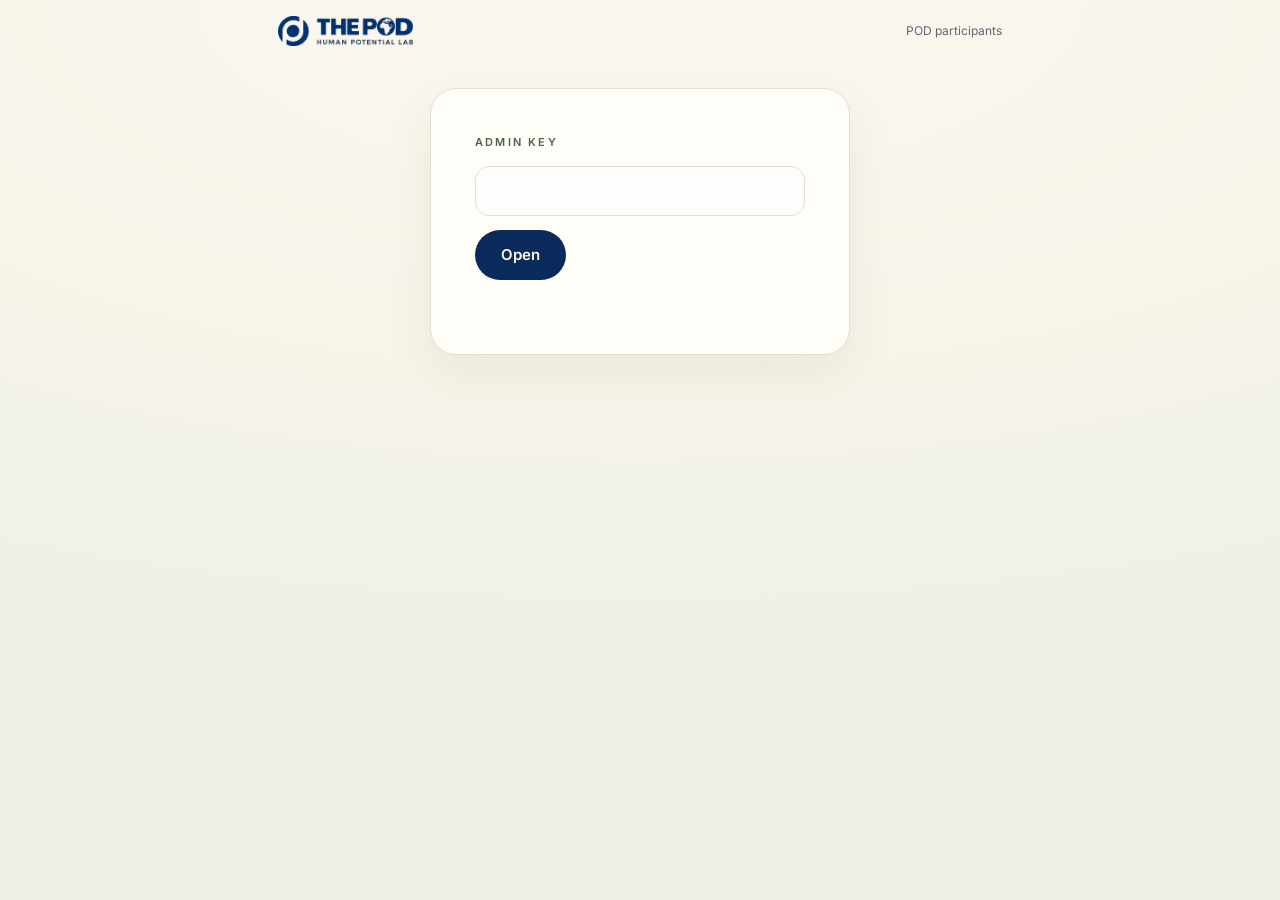
<file: pod-admin.html>
<!DOCTYPE html>
<html lang="en">
<head>
<meta charset="UTF-8" />
<meta name="viewport" content="width=device-width, initial-scale=1.0" />
<meta name="robots" content="noindex">
<title>POD participants | The POD</title>
<link rel="icon" type="image/png" href="/brand/favicon.png">
<link rel="stylesheet" href="/garden.css">
<style>
.wrap{width:min(1100px,100%)}
.stats{display:grid;grid-template-columns:repeat(auto-fit,minmax(140px,1fr));gap:10px;margin:14px 0}
.stats div{background:var(--card);border:1px solid var(--line);border-radius:16px;padding:14px}
.stats b{font-variant-numeric:lining-nums;display:block;font-family:var(--serif-display);font-size:30px;color:var(--ink)}
.stats span{font-size:12px;color:var(--muted)}
.tbl{overflow-x:auto;background:var(--card);border:1px solid var(--line);border-radius:16px}
table{border-collapse:collapse;width:100%;font-size:13px}
th,td{text-align:left;padding:8px 10px;border-bottom:1px solid var(--line);white-space:nowrap}
th{font-size:11px;letter-spacing:.1em;text-transform:uppercase;color:var(--gold-text)}
.ok{color:#2f6b3a;font-weight:600}.res{color:#7a5c2a;font-weight:600}.no{color:var(--muted)}
td .btn{min-height:36px;padding:6px 14px;font-size:13px}
</style>
</head>
<body>
<header class="topbar"><a class="brand" href="/pod"><img src="/brand/logo-horizontal.png" alt="The POD"></a><div class="context">POD participants</div></header>
<main class="wrap">
  <form id="login" class="card" style="max-width:420px;margin:30px auto">
    <label class="label" for="key" style="display:block;margin-top:0">Admin key</label>
    <input id="key" type="password" autocomplete="current-password">
    <button class="btn" type="submit">Open</button>
    <div class="msg error" id="msg"></div>
  </form>
  <section id="view" class="hidden">
    <div class="stats" id="stats"></div>
    <div class="row" style="margin:0 0 14px"><button class="btn ghost" id="refresh">Refresh</button></div>
    <div class="tbl"><table><thead><tr><th>Payment</th><th>Action</th><th>Name</th><th>Email</th><th>Amount</th><th>Reference</th><th>Prepared</th><th>Joined</th></tr></thead><tbody id="rows"></tbody></table></div>
    <p class="small" style="margin-top:10px">"Says sent" = the participant tapped "I have made the transfer". Check your GTBank account for the amount and the reference in the narration, then tap "Confirm payment". Their preparation opens straight away. "Not sent yet" = they chose bank transfer but have not said they paid. "Prepared" = vow taken, ready to begin.</p>
  </section>
</main>
<script>
(function(){
  var key = ""; try { key = sessionStorage.getItem("podk") || ""; } catch(e){}
  var $ = function(id){ return document.getElementById(id); };
  var naira = function(n){ return n == null ? "" : "₦" + Number(n).toLocaleString("en-NG"); };
  var esc = function(s){ var d = document.createElement("div"); d.textContent = s == null ? "" : s; return d.innerHTML; };
  function status(x){
    if (x.paid_at) return ["Paid", "ok"];
    if (x.pay_status === "transfer_claimed") return ["Says sent", "res"];
    if (x.pay_status === "transfer_pending") return ["Not sent yet", "no"];
    if (x.pay_status === "initialized") return ["Started Paystack", "no"];
    return ["No payment", "no"];
  }
  function load(){
    fetch("/api/pod/admin", { headers: { Authorization: "Bearer " + key } }).then(function(r){ return r.json(); }).then(function(r){
      if (!r.success) { $("msg").textContent = r.error || "Could not open."; $("login").classList.remove("hidden"); $("view").classList.add("hidden"); return; }
      try { sessionStorage.setItem("podk", key); } catch(e){}
      $("login").classList.add("hidden"); $("view").classList.remove("hidden");
      var s = r.summary;
      $("stats").innerHTML = [["Paid", s.paid], ["Awaiting your confirmation", s.awaiting], ["Chose transfer, not sent", s.notYetSent], ["Prepared and ready", s.ready], ["Revenue", naira(s.revenue)]]
        .map(function(x){ return "<div><b>" + esc(x[1]) + "</b><span>" + esc(x[0]) + "</span></div>"; }).join("");
      $("rows").innerHTML = r.rows.map(function(x){
        var l = status(x);
        var canConfirm = !x.paid_at && (x.pay_status === "transfer_claimed" || x.pay_status === "transfer_pending");
        return "<tr><td class='" + l[1] + "'>" + l[0] + "</td><td>" + (canConfirm ? "<button class='btn' data-ref='" + esc(x.reference) + "'>Confirm payment</button>" : "") +
          "</td><td>" + esc(x.name) + "</td><td>" + esc(x.email) + "</td><td>" + naira(x.amount) + "</td><td>" + esc(x.reference) +
          "</td><td>" + (x.vow_at ? "Yes" : "") + "</td><td>" + esc((x.created_at || "").slice(0, 16).replace("T", " ")) + "</td></tr>";
      }).join("") || "<tr><td colspan='8' class='no'>No participants yet.</td></tr>";
    });
  }
  $("login").addEventListener("submit", function(e){ e.preventDefault(); key = $("key").value.trim(); load(); });
  $("refresh").addEventListener("click", load);
  $("rows").addEventListener("click", function(e){
    var ref = e.target.getAttribute && e.target.getAttribute("data-ref"); if (!ref) return;
    var row = e.target.closest("tr"), who = row ? row.children[2].textContent : ref;
    if (!window.confirm("Confirm that ₦ payment from " + who + " with reference " + ref + " has arrived in your GTBank account?")) return;
    e.target.disabled = true;
    fetch("/api/pod/admin/confirm", { method: "POST", headers: { Authorization: "Bearer " + key, "Content-Type": "application/json" }, body: JSON.stringify({ reference: ref }) })
      .then(function(r){ return r.json(); }).then(function(r){ if (!r.success) alert(r.error || "Could not update."); load(); });
  });
  if (key) load();
})();
</script>
</body>
</html>
</file>
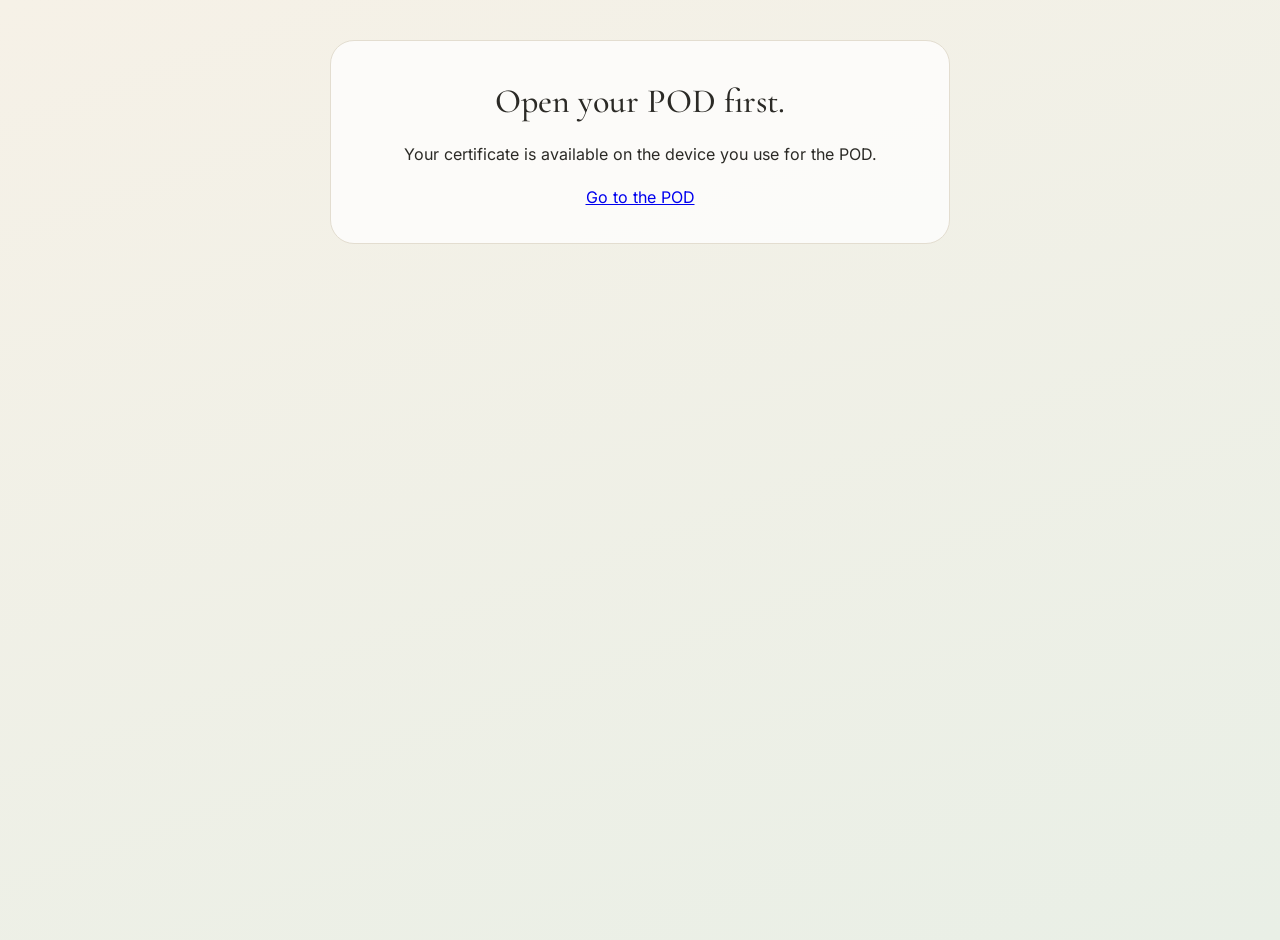
<file: pod-certificate.html>
<!DOCTYPE html>
<html lang="en">
<head>
<meta charset="UTF-8" />
<meta name="viewport" content="width=device-width, initial-scale=1.0" />
<title>Certificate and Declaration | The POD Human Potential Lab</title>
<link rel="icon" type="image/png" href="/brand/favicon.png">
<style>
@font-face{font-family:"Cormorant Garamond";font-weight:500;font-display:swap;src:url(/fonts/cormorant-garamond-latin-500-normal.woff2) format("woff2")}
@font-face{font-family:"Cormorant Garamond";font-weight:500;font-style:italic;font-display:swap;src:url(/fonts/cormorant-garamond-latin-500-italic.woff2) format("woff2")}
@font-face{font-family:"Cormorant Garamond";font-weight:600;font-display:swap;src:url(/fonts/cormorant-garamond-latin-600-normal.woff2) format("woff2")}
@font-face{font-family:Inter;font-weight:400;font-display:swap;src:url(/fonts/inter-latin-400-normal.woff2) format("woff2")}
@font-face{font-family:Inter;font-weight:600;font-display:swap;src:url(/fonts/inter-latin-600-normal.woff2) format("woff2")}
*{box-sizing:border-box;margin:0;padding:0}
:root{--ink:#2b2a26;--muted:#77736a;--paper:#fdfaf3;--gold:#b0874a;--gold-soft:#d9c29a;--sage:#55684f;--bg1:#f6f1e7;--bg2:#e9efe6}
body{font-family:Inter,"Segoe UI",Arial,sans-serif;color:var(--ink);background:linear-gradient(160deg,var(--bg1),var(--bg2));min-height:100vh}
.bar{max-width:820px;margin:24px auto 18px;padding:0 16px;display:flex;gap:12px;flex-wrap:wrap;align-items:center;justify-content:space-between}
.bar a{color:var(--sage);font-size:14px}
.btn{border:none;border-radius:999px;padding:13px 24px;background:#3f4a3c;color:#f6f1e7;font-size:15px;font-weight:600;cursor:pointer;font-family:inherit}
.msg{max-width:620px;margin:40px auto;padding:32px;background:rgba(255,255,255,.75);border:1px solid #e3ddd0;border-radius:24px;text-align:center;line-height:1.7}
.msg h1{font-family:"Cormorant Garamond",Georgia,serif;font-weight:500;font-size:34px;margin-bottom:10px}
.sheet{container-type:inline-size;width:min(820px,calc(100% - 32px));aspect-ratio:210/297;margin:0 auto 28px;background:var(--paper);position:relative;box-shadow:0 20px 60px rgba(60,55,40,.12);overflow:hidden}
.frame{position:absolute;inset:3.2cqw;border:.35cqw solid var(--gold);}
.frame::after{content:"";position:absolute;inset:.9cqw;border:.12cqw solid var(--gold-soft)}
.sprig{position:absolute;width:15cqw;height:15cqw;opacity:.85}
.sprig.tl{top:1.6cqw;left:1.6cqw}.sprig.tr{top:1.6cqw;right:1.6cqw;transform:scaleX(-1)}
.sprig.bl{bottom:1.6cqw;left:1.6cqw;transform:scaleY(-1)}.sprig.br{bottom:1.6cqw;right:1.6cqw;transform:scale(-1,-1)}
.inner{position:absolute;inset:9cqw 10cqw;display:flex;flex-direction:column;align-items:center;text-align:center}
.logo{width:17cqw;height:auto;margin-bottom:.5cqw}
.org{font-size:1.55cqw;letter-spacing:.42em;text-transform:uppercase;color:var(--sage);font-weight:600}
.title{font-family:"Cormorant Garamond",Georgia,serif;font-weight:500;font-size:7.4cqw;line-height:1.05;margin:4cqw 0 1cqw}
.sub{font-family:"Cormorant Garamond",Georgia,serif;font-style:italic;font-size:3.2cqw;color:var(--muted)}
.rule{width:18cqw;height:.2cqw;background:var(--gold);margin:3.6cqw auto}
.certifies{font-size:1.9cqw;letter-spacing:.2em;text-transform:uppercase;color:var(--muted)}
.name{font-family:"Cormorant Garamond",Georgia,serif;font-weight:600;font-size:6.6cqw;margin:2.2cqw 0 2.6cqw;line-height:1.1}
.body{font-family:"Cormorant Garamond",Georgia,serif;font-size:2.75cqw;line-height:1.5;max-width:62cqw}
.seal{width:15cqw;height:15cqw;margin-top:auto}
.foot{width:100%;display:flex;justify-content:space-between;align-items:flex-end;margin-top:3cqw}
.sign{text-align:left}
.sign .sig{font-family:"Cormorant Garamond",Georgia,serif;font-style:italic;font-size:4.2cqw;line-height:1}
.sign .line{width:30cqw;height:.12cqw;background:var(--ink);margin:1cqw 0}
.sign small,.ref small{font-size:1.45cqw;color:var(--muted);line-height:1.5;display:block}
.ref{text-align:right;max-width:42cqw}
.ref #cVerify{overflow-wrap:anywhere}
.ref strong{font-size:1.6cqw;letter-spacing:.08em}
.decl .inner{text-align:left;align-items:stretch;inset:9cqw 10.5cqw 8.5cqw}
.decl .head{font-family:"Cormorant Garamond",Georgia,serif;font-weight:500;font-size:5cqw;line-height:1.1;margin:0 0 2.4cqw}
.decl p{font-family:"Cormorant Garamond",Georgia,serif;font-size:2.4cqw;line-height:1.5;margin-bottom:1.6cqw}
.decl .k{font-family:Inter,"Segoe UI",Arial,sans-serif;font-size:1.4cqw;letter-spacing:.2em;text-transform:uppercase;color:var(--sage);font-weight:600;margin:1.8cqw 0 .8cqw}
.decl ol{font-family:"Cormorant Garamond",Georgia,serif;font-size:2.35cqw;line-height:1.42;margin:0 0 1.2cqw 4cqw}
.decl ul{list-style:none;font-family:"Cormorant Garamond",Georgia,serif;font-style:italic;font-size:2.3cqw;line-height:1.42;margin-bottom:.6cqw}
.decl ul li::before{content:"— ";color:var(--gold)}
.decl .is{font-size:2.6cqw;font-weight:500;margin-top:1cqw}
.decl .closing{margin-top:auto;margin-bottom:0;text-align:center;border-top:.12cqw solid var(--gold-soft);padding-top:2cqw;font-style:italic;font-size:2.6cqw}
.decl .closing small{display:block;font-style:normal;font-family:Inter,"Segoe UI",Arial,sans-serif;font-size:1.4cqw;color:var(--muted);margin-top:.6cqw}
.hidden{display:none!important}
@page{size:A4;margin:0}
@media print{
  body{background:none}
  .bar,.msg{display:none!important}
  .sheet{width:210mm;height:297mm;aspect-ratio:auto;margin:0;box-shadow:none;page-break-after:always;break-after:page}
  .sheet:last-of-type{page-break-after:auto;break-after:auto}
  *{-webkit-print-color-adjust:exact;print-color-adjust:exact}
}
</style>
</head>
<body>

<div class="bar hidden" id="bar">
  <a href="/pod">← Back to my POD</a>
  <button class="btn" onclick="window.print()">Print or save as PDF</button>
</div>

<div class="msg" id="msg"><p>One moment…</p></div>

<svg width="0" height="0" style="position:absolute" aria-hidden="true">
  <defs>
    <g id="sprig" fill="none" stroke="#b0874a" stroke-width="1.4" stroke-linecap="round">
      <path d="M8 92 C 30 70, 52 48, 92 8"/>
      <path d="M30 70 C 22 58, 26 46, 38 44 C 40 56, 36 64, 30 70 Z" fill="#d9c29a" fill-opacity=".45"/>
      <path d="M30 70 C 42 78, 54 74, 56 62 C 44 60, 36 64, 30 70 Z" fill="#d9c29a" fill-opacity=".45"/>
      <path d="M52 48 C 46 36, 52 24, 64 24 C 64 36, 58 44, 52 48 Z" fill="#d9c29a" fill-opacity=".45"/>
      <path d="M52 48 C 64 56, 76 52, 76 40 C 64 38, 56 42, 52 48 Z" fill="#d9c29a" fill-opacity=".45"/>
      <path d="M72 28 C 70 20, 74 14, 82 14 C 82 22, 78 26, 72 28 Z" fill="#d9c29a" fill-opacity=".45"/>
      <circle cx="92" cy="8" r="2.4" fill="#b0874a"/>
    </g>
  </defs>
</svg>

<section class="sheet hidden" id="cert">
  <div class="frame"></div>
  <svg class="sprig tl" viewBox="0 0 100 100"><use href="#sprig"/></svg>
  <svg class="sprig tr" viewBox="0 0 100 100"><use href="#sprig"/></svg>
  <svg class="sprig bl" viewBox="0 0 100 100"><use href="#sprig"/></svg>
  <svg class="sprig br" viewBox="0 0 100 100"><use href="#sprig"/></svg>
  <div class="inner">
       <img class="logo" src="/pod-logo-gold.png" alt="The POD Human Potential Lab">
    <div class="title">Certificate of Completion</div>
    <div class="sub">The Personal Optimization Drill</div>
    <div class="rule"></div>
    <div class="certifies">This certifies that</div>
    <div class="name" id="cName"></div>
    <p class="body" id="cBody"></p>
    <svg class="seal" viewBox="0 0 120 120" aria-hidden="true">
      <circle cx="60" cy="60" r="56" fill="none" stroke="#b0874a" stroke-width="2"/>
      <circle cx="60" cy="60" r="48" fill="none" stroke="#d9c29a" stroke-width="1"/>
      <defs><path id="sealArc" d="M60 60 m-40 0 a40 40 0 1 1 80 0 a40 40 0 1 1 -80 0"/></defs>
      <text font-family="Inter, Arial, sans-serif" font-size="8.2" letter-spacing="2.4" fill="#55684f" font-weight="600"><textPath href="#sealArc">TWENTY-ONE DAYS · UNBROKEN · WALK THE LAW ·</textPath></text>
      <text x="60" y="70" text-anchor="middle" font-family="Cormorant Garamond, Georgia, serif" font-size="30" fill="#b0874a" font-weight="600">21</text>
    </svg>
    <div class="foot">
      <div class="sign">
        <div class="sig">Josh Ochu</div>
        <div class="line"></div>
        <small>Josh Ochu, Founder &amp; CEO<br>The POD Human Potential Lab</small>
      </div>
      <div class="ref">
        <small>Certificate number</small>
        <strong id="cNo"></strong>
        <small id="cVerify"></small>
      </div>
    </div>
  </div>
</section>

<section class="sheet decl hidden" id="decl">
  <div class="frame"></div>
  <svg class="sprig tl" viewBox="0 0 100 100"><use href="#sprig"/></svg>
  <svg class="sprig br" viewBox="0 0 100 100"><use href="#sprig"/></svg>
  <div class="inner">
    <div class="org" style="margin-bottom:3cqw">The Declaration</div>
    <div class="head" id="dHead"></div>
    <p>For twenty-one days you kept the hour. You judged yourself fairly, you saw your future in your own hand, you fed your mind with knowledge, and you sat alone with God. You have proven that your word to yourself is good.</p>
    <p>These are the goals you wrote in your own hand. You are no longer only writing them. You are becoming the person who lives them:</p>
    <ol id="dGoals"></ol>
    <div id="dSawWrap"><div class="k">What you saw in yourself</div><ul id="dSaw"></ul></div>
    <div id="dCarryWrap"><div class="k">What you carried</div><ul id="dCarry"></ul></div>
    <p class="is">This is who you are: a person who keeps the hour. A person who plants deliberately and tends what is planted. A person who walks the law.</p>
    <p class="closing" id="dClosing"></p>
  </div>
</section>

<script>
(function () {
  var CLOSINGS = {
    Christian: ["“Establish thou the work of our hands upon us.”", "Psalm 90:17, King James Version"],
    Islamic: ["“Tie your camel, and trust in Allah.”", "Narrated by al-Tirmidhi"],
    Neutral: ["“What you repeat, you become. Keep the hour.”", "The POD Human Potential Lab"]
  };
  function $(id) { return document.getElementById(id); }
  function nice(date) {
    return new Date(date + "T00:00:00Z").toLocaleDateString("en-GB", { day: "numeric", month: "long", year: "numeric", timeZone: "UTC" });
  }
  function proper(name) {
    var n = String(name || "").replace(/,/g, " ").replace(/\s+/g, " ").trim();
    if (n === n.toUpperCase() || n === n.toLowerCase()) {
      n = n.toLowerCase().replace(/(^|[\s'-])([a-z\u00C0-\u024F])/g, function (m, a, b) { return a + b.toUpperCase(); });
    }
    return n;
  }
  function list(id, items) {
    var ol = $(id);
    items.forEach(function (t) { var li = document.createElement("li"); li.textContent = t; ol.appendChild(li); });
  }
  function message(title, text) {
    $("msg").innerHTML = "<h1></h1><p></p><p style=\"margin-top:16px\"><a href=\"/pod\">Go to the POD</a></p>";
    $("msg").querySelector("h1").textContent = title;
    $("msg").querySelector("p").textContent = text;
  }

  var params = new URLSearchParams(location.search);
  var no = params.get("no");
  if (no) {
    fetch("/api/pod/certificate?no=" + encodeURIComponent(no)).then(function (r) { return r.json(); }).then(function (res) {
      if (res.success && res.valid) {
        message("This certificate is genuine.", proper(res.name) + " completed the Personal Optimization Drill, keeping the hour for twenty-one unbroken days, from " + nice(res.start) + " to " + nice(res.end) + ". Certificate number " + no.toUpperCase() + ".");
      } else {
        message("Certificate not found.", "We could not find a completed certificate with the number " + no + ". Please check the number and try again.");
      }
    }).catch(function () { message("Please try again.", "We could not check this certificate right now."); });
    return;
  }

  var token = null;
  try { token = localStorage.getItem("podToken"); } catch (e) {}
  if (!token) return message("Open your POD first.", "Your certificate is available on the device you use for the POD.");

  fetch("/api/pod/certificate?token=" + encodeURIComponent(token)).then(function (r) { return r.json(); }).then(function (res) {
    if (!res.success) return message("Not yet.", res.error || "The certificate opens when you complete Day 21.");
    var c = res.certificate;
    var name = proper(c.name);
    $("cName").textContent = name;
    $("cBody").textContent = "kept the hour in unbroken silence, with pen and paper, for twenty-one consecutive days, from " +
      nice(c.start) + " to " + nice(c.end) + ", walking the laws of the mind under the method of Mind-Derived Optimization.";
    $("cNo").textContent = c.certificateNo;
    $("cVerify").textContent = "Verify at " + location.host + "/pod-certificate";
    $("dHead").textContent = name + ", this is who you are.";
    list("dGoals", c.top5);
    if (c.saw.length) list("dSaw", c.saw.slice(0, 3)); else $("dSawWrap").classList.add("hidden");
    if (c.carried.length) list("dCarry", c.carried.slice(0, 3)); else $("dCarryWrap").classList.add("hidden");
    var cl = CLOSINGS[c.faithMode] || CLOSINGS.Neutral;
    $("dClosing").innerHTML = "";
    $("dClosing").appendChild(document.createTextNode(cl[0]));
    var s = document.createElement("small"); s.textContent = cl[1]; $("dClosing").appendChild(s);
    $("msg").classList.add("hidden");
    $("bar").classList.remove("hidden");
    $("cert").classList.remove("hidden");
    $("decl").classList.remove("hidden");
  }).catch(function () { message("Please try again.", "We could not load your certificate right now."); });
})();
</script>
</body>
</html>
</file>
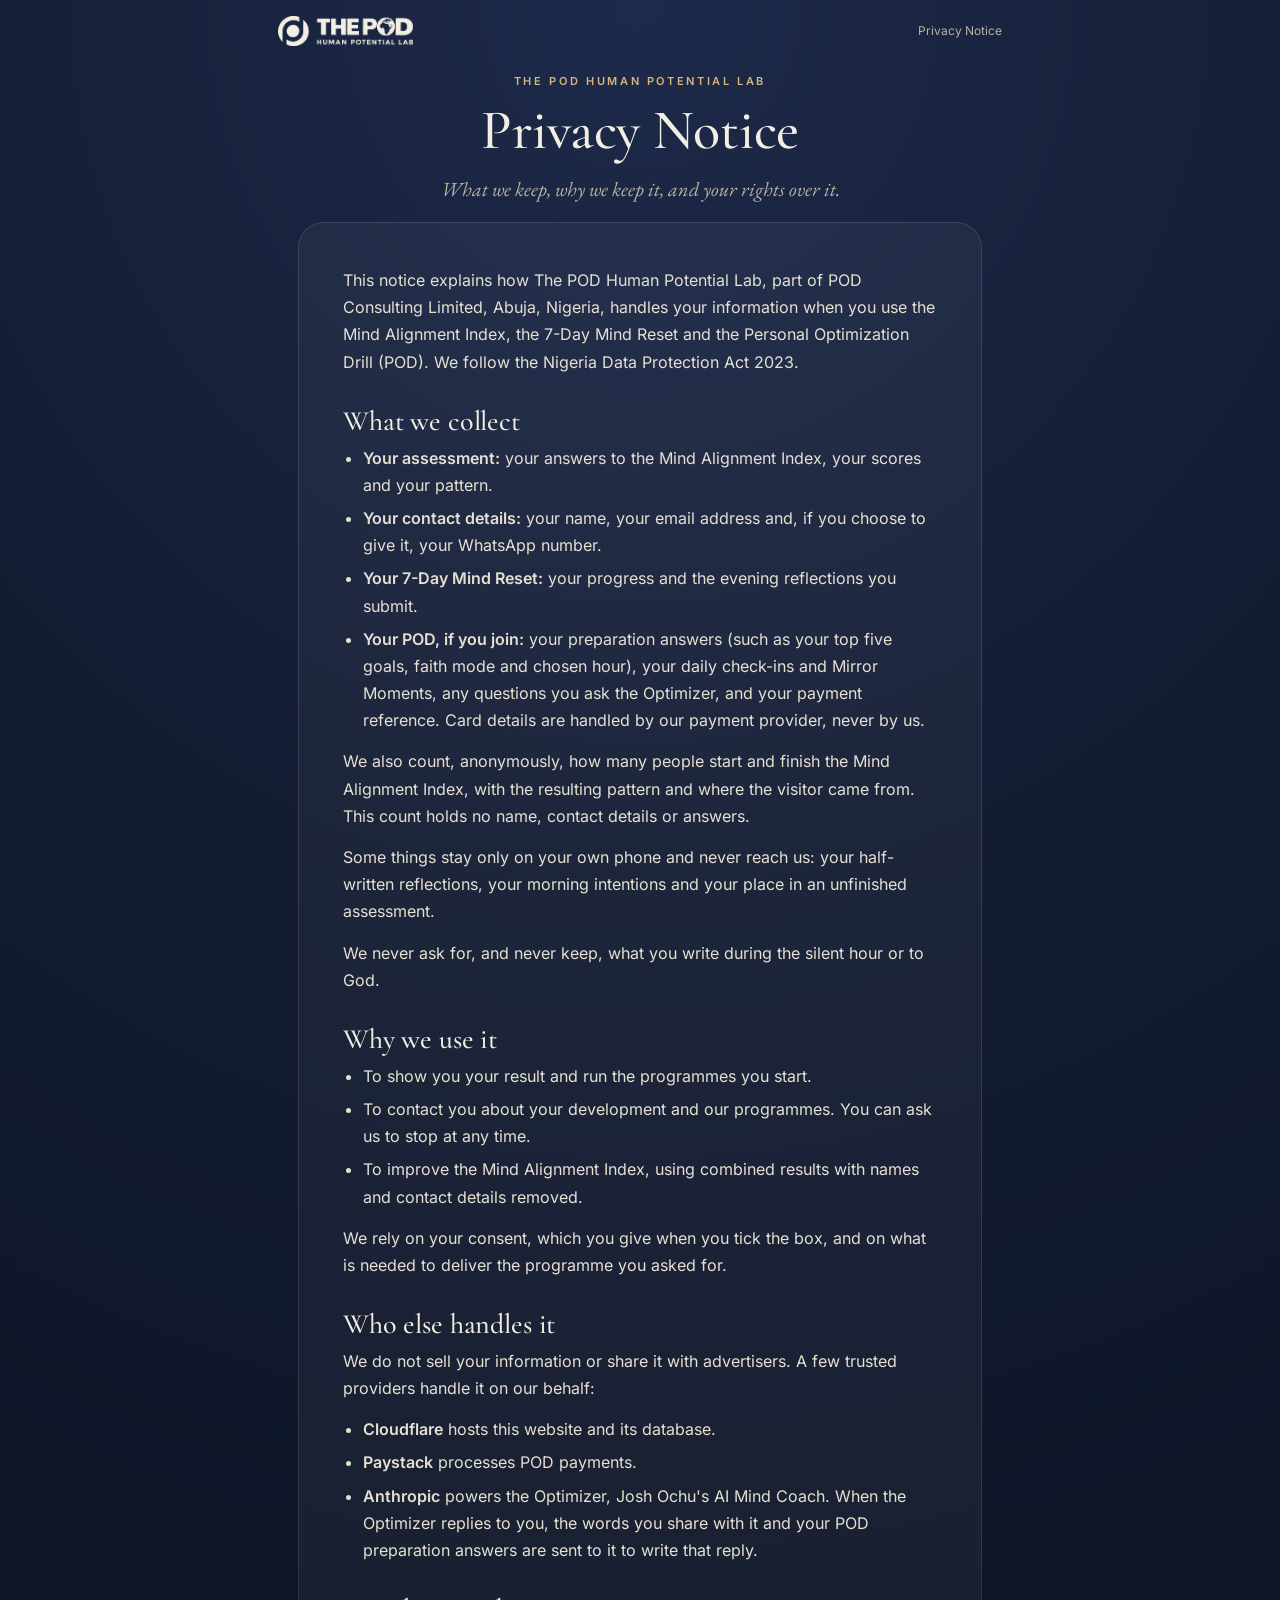
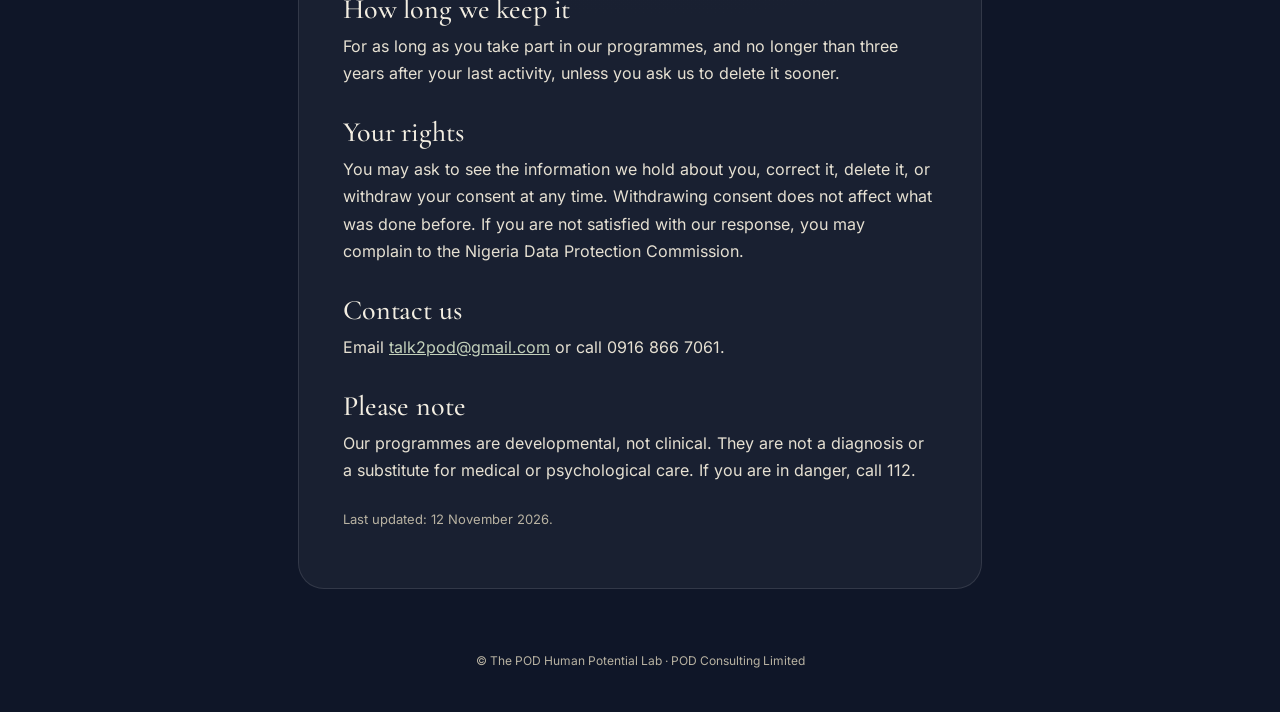
<file: privacy.html>
<!DOCTYPE html>
<html lang="en">
<head>
<meta charset="UTF-8" />
<meta name="viewport" content="width=device-width, initial-scale=1.0" />
<title>Privacy Notice | The POD Human Potential Lab</title>
<meta name="description" content="How The POD Human Potential Lab collects, uses and protects your information.">
<meta name="theme-color" content="#f8f4ea">
<link rel="icon" type="image/png" href="/brand/favicon.png">
<link rel="stylesheet" href="/garden.css">
<script>(function(){var h=new Date().getHours();if(h>=18||h<5)document.documentElement.classList.add("night")})();</script>
<style>
.policy h2{font-size:28px;margin:30px 0 8px}
.policy ul{margin:4px 0 14px 20px}
.policy li{margin-bottom:6px}
</style>
</head>
<body>
<header class="topbar"><a class="brand" href="/"><img class="logo-day" src="/brand/logo-horizontal.png" alt="The POD Human Potential Lab"><img class="logo-night" src="/brand/logo-horizontal-cream.png" alt="The POD Human Potential Lab"></a><div class="context">Privacy Notice</div></header>
<main class="wrap policy">
  <div class="eyebrow center">The POD Human Potential Lab</div>
  <h1 class="center">Privacy Notice</h1>
  <p class="lead center">What we keep, why we keep it, and your rights over it.</p>
  <div class="card">
    <p>This notice explains how The POD Human Potential Lab, part of POD Consulting Limited, Abuja, Nigeria, handles your information when you use the Mind Alignment Index, the 7-Day Mind Reset and the Personal Optimization Drill (POD). We follow the Nigeria Data Protection Act 2023.</p>

    <h2>What we collect</h2>
    <ul>
      <li><strong>Your assessment:</strong> your answers to the Mind Alignment Index, your scores and your pattern.</li>
      <li><strong>Your contact details:</strong> your name, your email address and, if you choose to give it, your WhatsApp number.</li>
      <li><strong>Your 7-Day Mind Reset:</strong> your progress and the evening reflections you submit.</li>
      <li><strong>Your POD, if you join:</strong> your preparation answers (such as your top five goals, faith mode and chosen hour), your daily check-ins and Mirror Moments, any questions you ask the Optimizer, and your payment reference. Card details are handled by our payment provider, never by us.</li>
    </ul>
    <p>We also count, anonymously, how many people start and finish the Mind Alignment Index, with the resulting pattern and where the visitor came from. This count holds no name, contact details or answers.</p>
    <p>Some things stay only on your own phone and never reach us: your half-written reflections, your morning intentions and your place in an unfinished assessment.</p>
    <p>We never ask for, and never keep, what you write during the silent hour or to God.</p>

    <h2>Why we use it</h2>
    <ul>
      <li>To show you your result and run the programmes you start.</li>
      <li>To contact you about your development and our programmes. You can ask us to stop at any time.</li>
      <li>To improve the Mind Alignment Index, using combined results with names and contact details removed.</li>
    </ul>
    <p>We rely on your consent, which you give when you tick the box, and on what is needed to deliver the programme you asked for.</p>

    <h2>Who else handles it</h2>
    <p>We do not sell your information or share it with advertisers. A few trusted providers handle it on our behalf:</p>
    <ul>
      <li><strong>Cloudflare</strong> hosts this website and its database.</li>
      <li><strong>Paystack</strong> processes POD payments.</li>
      <li><strong>Anthropic</strong> powers the Optimizer, Josh Ochu's AI Mind Coach. When the Optimizer replies to you, the words you share with it and your POD preparation answers are sent to it to write that reply.</li>
    </ul>

    <h2>How long we keep it</h2>
    <p>For as long as you take part in our programmes, and no longer than three years after your last activity, unless you ask us to delete it sooner.</p>

    <h2>Your rights</h2>
    <p>You may ask to see the information we hold about you, correct it, delete it, or withdraw your consent at any time. Withdrawing consent does not affect what was done before. If you are not satisfied with our response, you may complain to the Nigeria Data Protection Commission.</p>

    <h2>Contact us</h2>
    <p>Email <a href="mailto:talk2pod@gmail.com">talk2pod@gmail.com</a> or call 0916 866 7061.</p>

    <h2>Please note</h2>
    <p>Our programmes are developmental, not clinical. They are not a diagnosis or a substitute for medical or psychological care. If you are in danger, call 112.</p>

    <p class="small" style="margin-top:24px">Last updated: 12 November 2026.</p>
  </div>
</main>
<footer class="site-footer"><img src="/brand/logo-full.png" alt="The POD Human Potential Lab, POD Consulting Ltd">© The POD Human Potential Lab · POD Consulting Limited</footer>
</body>
</html>
</file>
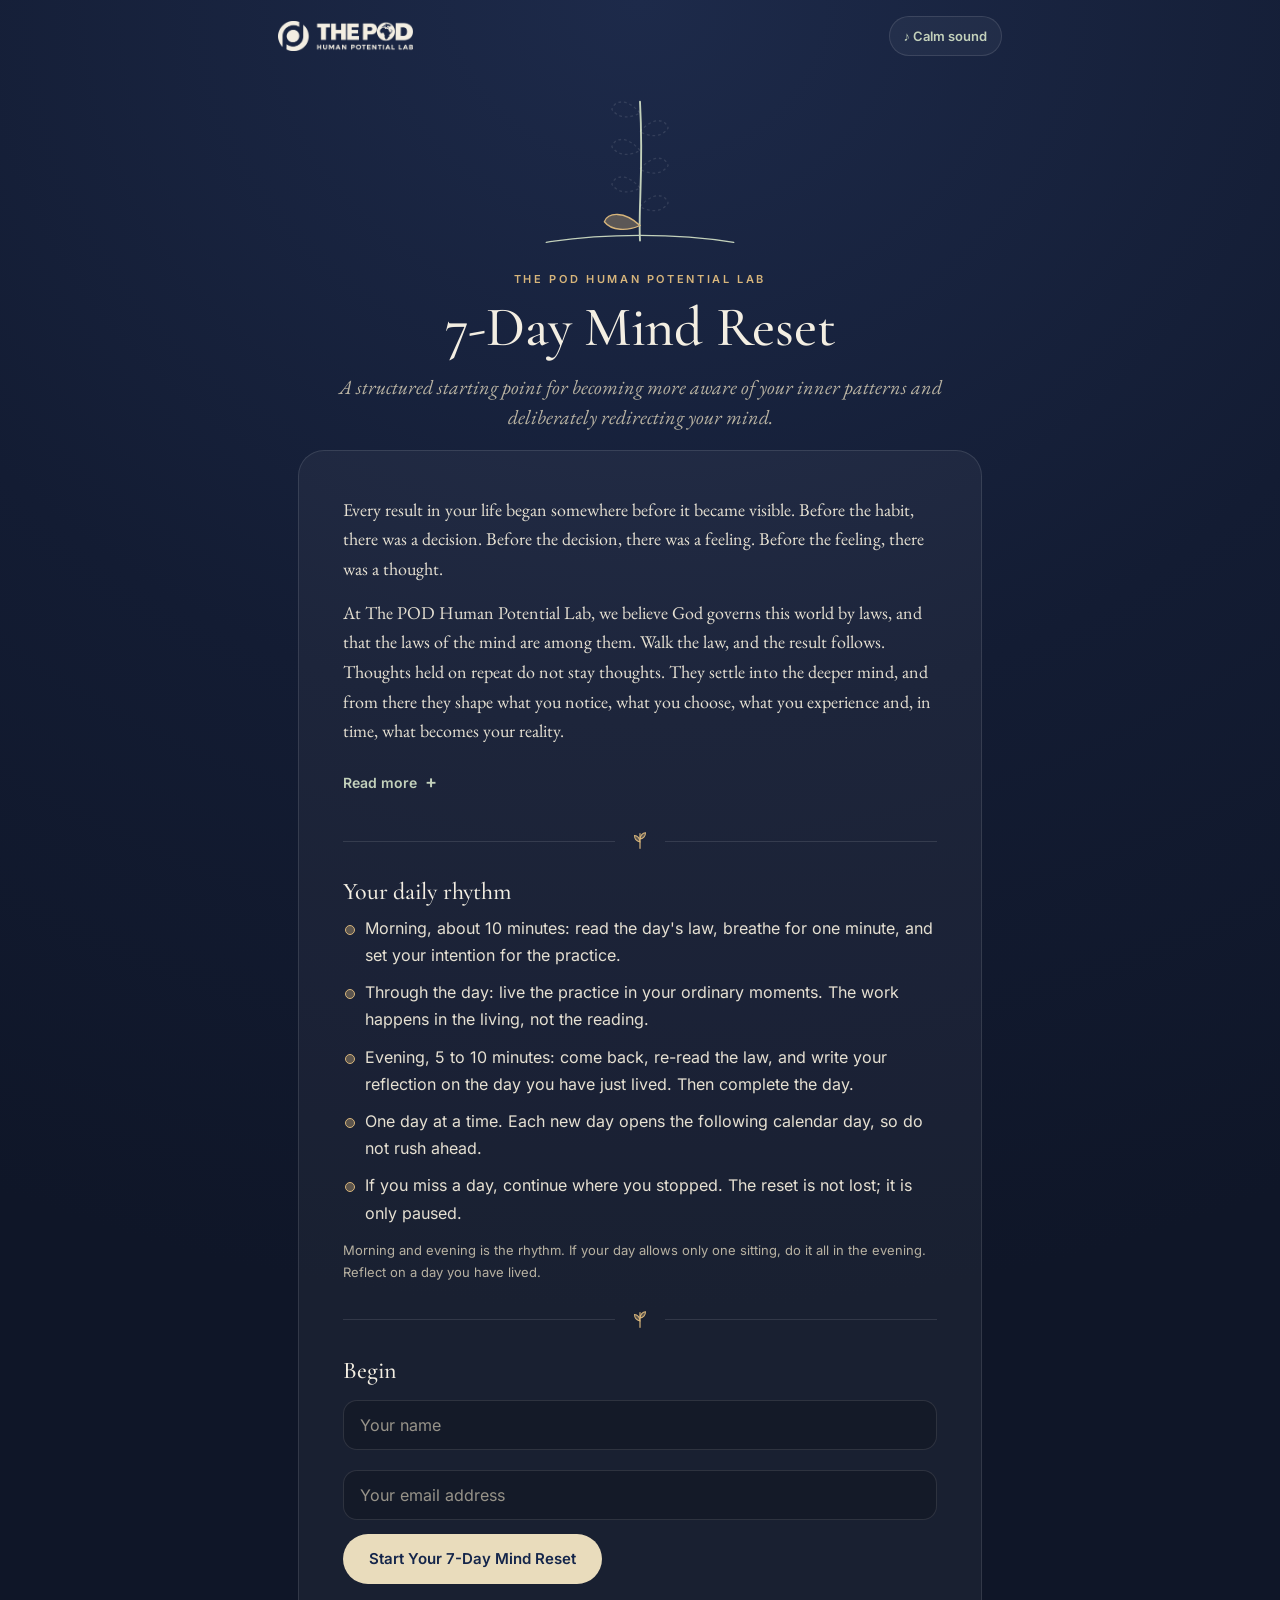
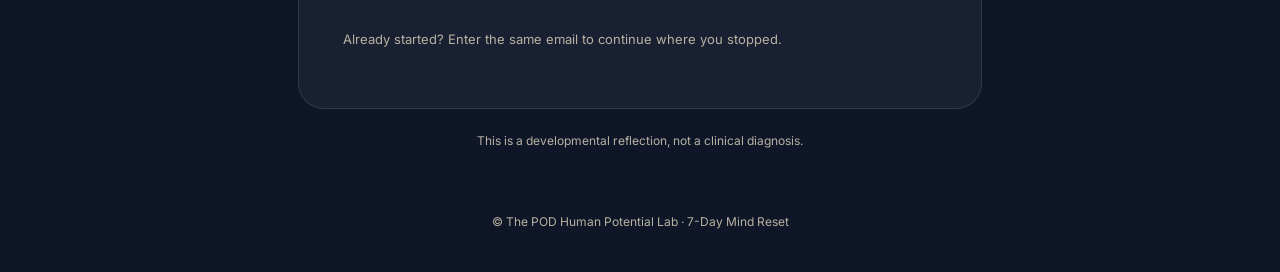
<file: reset.html>
<!DOCTYPE html>
<html lang="en">
<head>
<meta charset="UTF-8" />
<meta name="viewport" content="width=device-width, initial-scale=1.0" />
<title>7-Day Mind Reset | The POD Human Potential Lab</title>
<meta name="description" content="Ten minutes in the morning, five at night, for seven days. A free guided practice from The POD Human Potential Lab to notice your inner patterns and choose new ones.">
<link rel="canonical" href="https://thepodafrica.com/reset">
<meta property="og:type" content="website">
<meta property="og:site_name" content="The POD Human Potential Lab">
<meta property="og:title" content="The 7-Day Mind Reset: a free week to redirect your mind">
<meta property="og:description" content="Ten minutes in the morning, five at night, for seven days. A free guided practice from The POD Human Potential Lab to notice your inner patterns and choose new ones.">
<meta property="og:url" content="https://thepodafrica.com/reset">
<meta property="og:image" content="https://thepodafrica.com/share/mai-preview.png">
<meta property="og:image:width" content="1200">
<meta property="og:image:height" content="630">
<meta property="og:image:alt" content="The Mind Alignment Index: a flower whose eight petals are the eight dimensions of how you think, choose and act.">
<meta name="twitter:card" content="summary_large_image">
<meta name="twitter:title" content="The 7-Day Mind Reset: a free week to redirect your mind">
<meta name="twitter:description" content="Ten minutes in the morning, five at night, for seven days. A free guided practice from The POD Human Potential Lab to notice your inner patterns and choose new ones.">
<meta name="twitter:image" content="https://thepodafrica.com/share/mai-preview.png">
<meta name="theme-color" content="#f8f4ea">
<link rel="icon" type="image/png" href="/brand/favicon.png">
<link rel="apple-touch-icon" href="/brand/icon-192.png">
<link rel="manifest" href="/manifest.webmanifest">
<link rel="preload" href="/fonts/cormorant-garamond-latin-500-normal.woff2" as="font" type="font/woff2" crossorigin>
<link rel="stylesheet" href="/garden.css">
<script>(function(){var h=new Date().getHours();if(h>=18||h<5)document.documentElement.classList.add("night")})();</script>
<script src="/garden-art.js"></script>
<style>
.sound{border:1px solid var(--line);background:var(--card);color:var(--sage-text);border-radius:999px;padding:8px 14px;min-height:40px;font:600 13px var(--sans);cursor:pointer;white-space:nowrap}
.sound.on{border-color:var(--gold);color:var(--gold-text)}
.how{list-style:none;margin:6px 0 18px}
.how li{position:relative;padding-left:22px;margin-bottom:10px}
.how li::before{content:"";position:absolute;left:2px;top:.62em;width:8px;height:8px;border-radius:50%;background:var(--gold-soft);border:1px solid var(--gold)}
.days{margin:10px 0 4px}
.day{display:flex;align-items:center;gap:14px;width:100%;padding:14px 4px;border:0;border-bottom:1px solid var(--line);background:none;text-align:left;font-family:var(--sans);color:var(--text);min-height:64px}
.day:last-child{border-bottom:0}
button.day{cursor:pointer}
button.day:hover .t b{color:var(--gold-text)}
.day .n{font-family:var(--serif-display);font-size:30px;width:32px;color:var(--gold-text);line-height:1}
.day .t{flex:1}
.day .t b{display:block;font-family:var(--serif-display);font-weight:500;font-size:22px;line-height:1.15;color:var(--ink);transition:color .3s}
.day .t small{color:var(--muted);font-size:12px}
.day .s{font-size:12px;font-weight:600}
.day .s.done{color:var(--sage-text)}.day .s.open{color:var(--btn-text);background:var(--btn);border-radius:999px;padding:7px 14px}
.day.locked{opacity:.5}
.day.done .n{color:var(--sage-text)}
.law{text-align:center;padding:22px 20px;margin:16px 0 22px;border-radius:20px;background:var(--panel)}
.law .label{margin-top:0}
.law p{font-family:var(--serif-display);font-size:24px;line-height:1.35;color:var(--ink);margin:0}
.theme{font-family:var(--serif);font-style:italic;font-size:20px;color:var(--muted);margin-bottom:6px}
.breath{text-align:center;padding:22px 12px 24px;margin:6px 0 10px;border-radius:22px;border:1px solid var(--line)}
.breath .label{margin-top:0}
.orb-wrap{height:180px;display:flex;align-items:center;justify-content:center}
.orb{width:76px;height:76px;border-radius:50%;background:radial-gradient(circle at 38% 35%,#fffdf8 0%,var(--leaf) 45%,var(--sage) 100%);box-shadow:0 0 40px var(--gold-soft);opacity:.9;transform:scale(1)}
.orb.in{transition:transform 4s ease-in-out;transform:scale(2)}
.orb.out{transition:transform 6s ease-in-out;transform:scale(1)}
.breath-word{font-family:var(--serif);font-size:20px;min-height:30px;color:var(--muted);margin-bottom:12px}
.example{font-family:var(--serif);font-style:italic;font-size:18px;color:var(--muted)}
.reflections{border-top:1px solid var(--line);margin-top:26px;padding-top:12px}
.reflections p{font-size:15px}
.talk{width:100%;max-width:340px;display:block;margin:6px auto 22px;border-radius:20px;background:#000;box-shadow:0 12px 40px rgba(0,0,0,.14);aspect-ratio:9/16}
.assignment{background:var(--panel);border-radius:20px;padding:18px 22px;margin:8px 0 22px}
.assignment .label{margin-top:0}
.assignment ol{margin:6px 0 0 20px}.assignment li{margin-bottom:8px}
.teaching p{font-family:var(--serif);font-size:18px;line-height:1.65}
@media(prefers-reduced-motion:reduce){.orb.in,.orb.out{transition-duration:.01s}}
</style>
</head>
<body>
<header class="topbar"><a class="brand" href="/"><img class="logo-day" src="/brand/logo-horizontal.png" alt="The POD Human Potential Lab"><img class="logo-night" src="/brand/logo-horizontal-cream.png" alt="The POD Human Potential Lab"></a><button class="sound" id="soundBtn" aria-pressed="false">♪ Calm sound</button></header>
<main class="wrap">

<section id="intro" class="fade hidden">
  <div id="introArt" style="min-height:120px"></div>
  <div class="eyebrow center">The POD Human Potential Lab</div>
  <h1 class="center" id="introTitle"></h1>
  <p class="lead center" id="introPromise"></p>
  <div class="card">
    <div class="teaching" id="welcome"></div>
    <details class="more"><summary>Read more</summary><div class="teaching" id="welcomeMore"></div></details>
    <div class="ornament"></div>
    <h3 id="rhythmTitle">Your daily rhythm</h3>
    <ul class="how" id="how"></ul>
    <p class="small" id="rhythmNote" style="margin-top:-6px"></p>
    <div class="ornament"></div>
    <h3>Begin</h3>
    <input id="name" type="text" placeholder="Your name" autocomplete="name">
    <input id="email" type="email" placeholder="Your email address" autocomplete="email">
    <button id="startBtn" class="btn"></button>
    <p class="msg" id="startMsg" aria-live="polite"></p>
    <p class="small">Already started? Enter the same email to continue where you stopped.</p>
  </div>
</section>

<section id="dashboard" class="fade hidden">
  <div class="eyebrow center" style="margin-top:4px">7-Day Mind Reset</div>
  <h2 class="center" id="hello"></h2>
  <p class="lead center" id="progressText" style="font-size:19px"></p>
  <div id="plantArt"></div>
  <div class="card" style="padding-top:10px;padding-bottom:10px">
    <div class="days" id="dayList"></div>
  </div>
  <div id="remindBottom"></div>
  <p class="msg center" id="dashMsg" aria-live="polite"></p>
  <div class="center"><button class="btn hidden" id="nextStepBtn">See your next step <span aria-hidden="true">→</span></button></div>
</section>

<section id="dayView" class="fade hidden">
  <div class="eyebrow center" id="dayEyebrow" style="margin-top:4px"></div>
  <h2 class="center" id="dayTitle"></h2>
  <p class="theme center" id="dayTheme"></p>
  <div class="law"><div class="label">Today's law</div><p id="dayLaw"></p></div>
  <div class="card">
    <div class="breath">
      <div class="label">Begin with one minute of breath</div>
      <div class="orb-wrap"><div class="orb" id="orb"></div></div>
      <div class="breath-word" id="breathWord">Settle in. When you are ready, begin.</div>
      <button class="btn ghost" id="breathBtn">Begin breathing</button>
    </div>
    <div class="teaching" id="dayTeaching"></div>
    <details class="more" id="dayMoreWrap"><summary>Read more</summary><div class="teaching" id="dayTeachingMore"></div></details>
    <div class="ornament"></div>
    <div class="label" style="margin-top:0">Today's practice</div><p id="dayPractice"></p>
    <div class="label">For example</div><p class="example" id="dayExample"></p>
    <div class="label">You have completed today when</div><p id="dayEvidence"></p>
    <div id="intentWrap">
      <label class="label" id="intentLabel" for="intentInput" style="display:block"></label>
      <textarea id="intentInput" style="min-height:72px"></textarea>
      <p class="small" id="intentNote" style="margin-top:-8px"></p>
    </div>
    <div id="weekReview" class="reflections hidden"><div class="label">Your reflections this week</div><div id="weekList"></div></div>
    <div class="ornament"></div>
    <div id="eveningWait" class="panel hidden">
      <div class="label" id="waitTitle"></div>
      <p id="waitText" style="margin-bottom:10px"></p>
      <p class="small" id="tonightLabel" style="margin:0 0 2px"></p>
      <p class="serif" id="tonightQ" style="margin-bottom:4px"></p>
      <p class="small" id="carryText"></p>
      <div class="row" style="margin-top:6px"><button class="btn" id="laterBtn"></button></div>
      <button class="link" id="nowLink"></button>
    </div>
    <div id="reflectArea">
      <p class="small hidden" id="eveWelcome" style="margin-bottom:12px"></p>
      <p class="small hidden" id="dayOneNote" style="margin-bottom:12px"></p>
      <div class="reply hidden" id="intendedBox"><div class="label" id="intendedLabel"></div><div id="intendedText"></div></div>
      <div class="label" style="margin-top:0">Evening reflection</div><p class="serif" id="dayReflection"></p>
      <details class="more"><summary>How to reflect</summary><ul class="how" id="reflectHow"></ul></details>
      <textarea id="reflectionInput" placeholder="Write your reflection here…"></textarea>
      <div class="row">
        <button id="completeBtn" class="btn"></button>
        <button class="btn ghost" onclick="showDashboard()">Back to my week</button>
      </div>
    </div>
    <p class="msg" id="dayMsg" aria-live="polite"></p>
  </div>
</section>

<section id="complete" class="fade hidden">
  <div id="completeArt"></div>
  <div class="eyebrow center">7-Day Mind Reset</div>
  <h2 class="center">Well done.</h2>
  <div class="card">
    <div class="teaching" id="completionText"></div>
    <div class="ornament"></div>
    <div class="label" id="talkLabel" style="margin-top:0"></div>
    <p id="talkIntro"></p>
    <video id="talkVideo" class="talk" src="/goal-talk.mp4.mp4#t=2" controls playsinline preload="metadata"></video>
    <div class="assignment">
      <div class="label" id="assignLabel"></div>
      <ol id="assignSteps"></ol>
    </div>
    <p id="podNote"></p>
    <div class="row">
      <button class="btn" id="notifyBtn">Notify me when the POD opens</button>
      <button class="btn ghost" onclick="showDashboard()">Review my week</button>
    </div>
    <p class="msg" id="notifyMsg" aria-live="polite"></p>
  </div>
</section>

<div class="notice" id="footerNote"></div>
</main>
<footer class="site-footer"><img src="/brand/logo-full.png" alt="The POD Human Potential Lab, POD Consulting Ltd">© The POD Human Potential Lab · 7-Day Mind Reset</footer>

<script src="/reset-content.js"></script>
<script>
const CONTENT = window.RESET_CONTENT;
const STORE_KEY = "podMindResetToken";
const REFLECT_KEY = "podMindResetReflections";
let state = { token: null, name: "", today: "", progress: [] };

function store(key, value) { try { value === null ? localStorage.removeItem(key) : localStorage.setItem(key, value); } catch (e) {} }
function load(key) { try { return localStorage.getItem(key); } catch (e) { return null; } }
function localReflections() { try { return JSON.parse(load(REFLECT_KEY) || "{}"); } catch (e) { return {}; } }
function el(id) { return document.getElementById(id); }
function paras(list) { return list.map(t => { const p = document.createElement("p"); p.textContent = t; return p; }); }
function show(id) {
  stopBreath();
  const v = el("talkVideo"); if (v && !v.paused) v.pause();
  ["intro", "dashboard", "dayView", "complete"].forEach(s => {
    const node = el(s);
    node.classList.toggle("hidden", s !== id);
    if (s === id) { node.classList.remove("fade"); void node.offsetWidth; node.classList.add("fade"); }
  });
  window.scrollTo({ top: 0 });
}

async function api(path, options) {
  const res = await fetch(path, options);
  let body = {};
  try { body = await res.json(); } catch (e) {}
  if (!res.ok || !body.success) throw new Error(body.error || "Something went wrong. Please try again.");
  return body;
}

function applyState(body) {
  state.name = body.name || state.name;
  state.today = body.today;
  state.progress = body.progress || [];
}

function dayStatus(n) {
  const done = state.progress.find(p => p.day === n);
  if (done) return { key: "done", text: "Completed ✓" };
  if (n === 1) return { key: "open", text: "Open now" };
  const prev = state.progress.find(p => p.day === n - 1);
  if (!prev) return { key: "locked", text: "Locked" };
  if (prev.completedOn >= state.today) return { key: "locked", text: "Opens tomorrow" };
  return { key: "open", text: "Open now" };
}

function renderIntro() {
  el("introTitle").textContent = CONTENT.title;
  el("introPromise").textContent = CONTENT.promise;
  el("welcome").replaceChildren(...paras(CONTENT.welcome.slice(0, 2)));
  el("welcomeMore").replaceChildren(...paras(CONTENT.welcome.slice(2)));
  el("welcomeMore").parentNode.classList.toggle("hidden", CONTENT.welcome.length <= 2);
  if (window.GardenArt) el("introArt").innerHTML = window.GardenArt.sprout(7, 0, 1);
  el("how").replaceChildren(...CONTENT.howItWorks.map(t => { const li = document.createElement("li"); li.textContent = t; return li; }));
  el("rhythmTitle").textContent = CONTENT.rhythmTitle;
  el("rhythmNote").textContent = CONTENT.rhythmNote;
  el("startBtn").textContent = CONTENT.cta;
  show("intro");
}

function showDashboard() {
  const doneCount = state.progress.length;
  el("hello").textContent = (doneCount ? "Welcome back, " : "Welcome, ") + state.name.split(" ")[0] + ".";
  const words = ["No", "One", "Two", "Three", "Four", "Five", "Six", "Seven"];
  el("progressText").textContent = doneCount === 0 ? "Seven days to plant. Begin with Day 1." :
    doneCount === 7 ? "Seven days planted. Your garden has taken root." :
    words[doneCount] + (doneCount === 1 ? " day" : " days") + " planted. " + words[7 - doneCount] + " to grow.";
  let openDayNo = 0;
  for (let n = 1; n <= 7; n++) { if (dayStatus(n).key === "open") { openDayNo = n; break; } }
  if (window.GardenArt) el("plantArt").innerHTML = window.GardenArt.sprout(7, doneCount, openDayNo);
  el("dashMsg").textContent = "";
  el("nextStepBtn").classList.toggle("hidden", doneCount < 7);
  renderReminder(doneCount, openDayNo);
  el("dayList").replaceChildren(...CONTENT.days.map(d => {
    const s = dayStatus(d.day);
    const item = document.createElement(s.key === "locked" ? "div" : "button");
    item.className = "day " + s.key;
    item.innerHTML = '<span class="n"></span><span class="t"><b></b><small></small></span><span class="s ' + s.key + '"></span>';
    item.querySelector(".n").textContent = d.day;
    item.querySelector("b").textContent = d.title;
    item.querySelector("small").textContent = s.key === "done" ? "Completed" : s.key === "open" ? "Open today" : s.text;
    item.querySelector(".s").textContent = s.key === "done" ? "✓" : s.key === "open" ? "Begin" : "";
    if (s.key !== "locked") item.onclick = () => openDay(d.day);
    return item;
  }));
  show("dashboard");
}

function openDay(n) {
  const d = CONTENT.days[n - 1];
  const s = dayStatus(n);
  el("dayEyebrow").textContent = "Day " + n + " of 7";
  el("dayTitle").textContent = d.title;
  el("dayTheme").textContent = d.theme;
  el("dayLaw").textContent = d.law;
  el("dayTeaching").replaceChildren(...paras(d.teaching.slice(0, 1)));
  el("dayTeachingMore").replaceChildren(...paras(d.teaching.slice(1)));
  el("dayMoreWrap").open = false;
  el("dayMoreWrap").classList.toggle("hidden", d.teaching.length <= 1);
  el("dayPractice").textContent = d.practice;
  el("dayExample").textContent = d.example;
  el("dayEvidence").textContent = d.evidence;
  el("dayReflection").textContent = d.reflection;
  const saved = localReflections();
  const drafts = localJson(DRAFT_KEY);
  el("reflectionInput").value = s.key === "done" ? (saved[n] || "") : (saved[n] || drafts[n] || "");
  el("reflectionInput").placeholder = s.key === "done" && !saved[n] ? "Completed. This reflection was written on another device." : "Write your reflection here…";
  const review = el("weekReview");
  if (n === 7) {
    const items = [1, 2, 3, 4, 5, 6].filter(i => saved[i]).map(i => {
      const p = document.createElement("p");
      p.innerHTML = "<strong></strong> ";
      p.querySelector("strong").textContent = "Day " + i + ", " + CONTENT.days[i - 1].title + ":";
      p.append(saved[i]);
      return p;
    });
    el("weekList").replaceChildren(...(items.length ? items : paras(["Your earlier reflections were saved on another device or browser, so they are not shown here."])));
    review.classList.remove("hidden");
  } else {
    review.classList.add("hidden");
  }
  const btn = el("completeBtn");
  const done = s.key === "done";
  btn.textContent = done ? "Day " + n + " completed ✓" : "Complete Day " + n;
  btn.disabled = done;
  el("reflectionInput").disabled = done;
  setupRhythm(n, done);
  el("dayMsg").textContent = "";
  el("dayMsg").className = "msg";
  btn.onclick = () => completeDay(n);
  show("dayView");
}

async function completeDay(n) {
  const reflection = el("reflectionInput").value.trim();
  const msg = el("dayMsg");
  if (!reflection) { msg.textContent = "Write your evening reflection before completing the day."; msg.className = "msg error"; return; }
  const btn = el("completeBtn");
  btn.disabled = true;
  msg.textContent = "Saving...";
  msg.className = "msg";
  try {
    const body = await api("/api/reset/complete", { method: "POST", headers: { "Content-Type": "application/json" }, body: JSON.stringify({ token: state.token, day: n, reflection }) });
    applyState(body);
    const saved = localReflections(); saved[n] = reflection; store(REFLECT_KEY, JSON.stringify(saved));
    const drafts = localJson(DRAFT_KEY); delete drafts[n]; store(DRAFT_KEY, JSON.stringify(drafts));
    if (n === 7) { showComplete(); }
    else { showDashboard(); el("dashMsg").textContent = "Day " + n + " completed. Day " + (n + 1) + " opens tomorrow."; }
  } catch (e) {
    btn.disabled = false;
    msg.textContent = e.message;
    msg.className = "msg error";
  }
}

/* ---------- Daily rhythm: morning reading, evening reflection ---------- */
const INTENT_KEY = "podResetIntentions", DRAFT_KEY = "podResetDrafts", READ_KEY = "podResetMorningRead";
const REM_KEY = "podResetReminder";
const reflectNow = {};
function localJson(key) { try { return JSON.parse(load(key) || "{}") || {}; } catch (e) { return {}; } }
function isEvening() { return new Date().getHours() >= 17; }
function calm() { try { return matchMedia("(prefers-reduced-motion: reduce)").matches ? "auto" : "smooth"; } catch (e) { return "auto"; } }

function setupRhythm(n, done) {
  const E = CONTENT.evening, I = CONTENT.intention;
  const intents = localJson(INTENT_KEY);
  const mine = intents[n] && intents[n].text ? intents[n].text : "";
  // The intention: planted in the morning, shown back in the evening
  el("intentWrap").classList.toggle("hidden", done);
  el("intentLabel").textContent = I.label;
  el("intentInput").placeholder = I.placeholder;
  el("intentNote").textContent = I.note;
  el("intentInput").value = mine;
  el("intentInput").oninput = () => { const all = localJson(INTENT_KEY); all[n] = { text: el("intentInput").value, date: state.today }; store(INTENT_KEY, JSON.stringify(all)); };
  el("reflectionInput").oninput = () => { if (done) return; const all = localJson(DRAFT_KEY); all[n] = el("reflectionInput").value; store(DRAFT_KEY, JSON.stringify(all)); };
  el("reflectHow").replaceChildren(...CONTENT.reflectHow.map(t => { const li = document.createElement("li"); li.textContent = t; return li; }));

  const evening = isEvening();
  const read = localJson(READ_KEY);
  const readEarlier = read[n] && read[n] < state.today;          // read on an earlier day: reflect any time
  if (!done && !evening && !read[n]) { read[n] = state.today; store(READ_KEY, JSON.stringify(read)); }
  const early = !done && !evening && !readEarlier;
  // Day 1 is never held back: completing it matters most. From Day 2, the reflection waits for the evening.
  const wait = early && n > 1 && !reflectNow[n];
  el("eveningWait").classList.toggle("hidden", !wait);
  el("reflectArea").classList.toggle("hidden", wait);
  el("waitTitle").textContent = E.waitTitle;
  el("waitText").textContent = E.wait.replace("{n}", n);
  el("tonightLabel").textContent = E.tonight;
  el("tonightQ").textContent = CONTENT.days[n - 1].reflection;
  el("carryText").textContent = E.carry;
  el("laterBtn").textContent = E.laterBtn;
  el("laterBtn").onclick = () => laterTonight(n);
  el("nowLink").textContent = E.nowLink;
  el("nowLink").onclick = () => { reflectNow[n] = true; setupRhythm(n, done); el("reflectArea").scrollIntoView({ behavior: calm(), block: "start" }); el("reflectionInput").focus({ preventScroll: true }); };
  el("dayOneNote").textContent = E.dayOne;
  el("dayOneNote").classList.toggle("hidden", !(early && n === 1));

  const cameBack = !done && evening && read[n] === state.today;
  el("eveWelcome").classList.toggle("hidden", !cameBack);
  el("eveWelcome").textContent = E.welcome + " " + CONTENT.days[n - 1].law;
  const showIntent = !!mine.trim() && !wait;
  el("intendedBox").classList.toggle("hidden", !showIntent);
  el("intendedLabel").textContent = E.intended;
  el("intendedText").textContent = mine;
  if (cameBack) setTimeout(() => el("reflectArea").scrollIntoView({ behavior: calm(), block: "start" }), 450);
}

function laterTonight(n) {
  showDashboard();
  const added = localJson(REM_KEY).added;
  if (added) { el("dashMsg").textContent = "Your place is saved. Come back this evening to reflect on Day " + n + "."; return; }
  el("dashMsg").textContent = CONTENT.reminder.nudge;
  const d = el("remind");
  if (d) { d.open = true; setTimeout(() => d.scrollIntoView({ behavior: calm(), block: "start" }), 300); }
}

/* ---------- Calendar reminders ---------- */
function localToday() { const d = new Date(); return d.getFullYear() + "-" + String(d.getMonth() + 1).padStart(2, "0") + "-" + String(d.getDate()).padStart(2, "0"); }
function addDays(date, n) { const d = new Date(date + "T00:00:00Z"); d.setUTCDate(d.getUTCDate() + n); return d.toISOString().slice(0, 10); }
function halfHours(fromH, toH) {
  const out = [];
  for (let i = fromH * 2; i <= toH * 2 + 1; i++) {
    const hh = Math.floor(i / 2), mm = i % 2 ? "30" : "00";
    out.push([(hh < 10 ? "0" : "") + hh + ":" + mm, ((hh + 11) % 12 + 1) + ":" + mm + (hh < 12 ? " am" : " pm")]);
  }
  return out;
}
function phone() {
  const ua = navigator.userAgent || "";
  return { ios: /iPhone|iPad|iPod/.test(ua) || (navigator.platform === "MacIntel" && navigator.maxTouchPoints > 1), inApp: /WhatsApp|FBAN|FBAV|Instagram|Snapchat|Twitter|Line\//i.test(ua) };
}
function reminderLinks(start, count, morning, evening) {
  const tzo = new Date().getTimezoneOffset();
  let tz = ""; try { tz = Intl.DateTimeFormat().resolvedOptions().timeZone || ""; } catch (e) {}
  const ics = "/api/reset/calendar.ics?start=" + start + "&count=" + count + "&morning=" + morning + "&evening=" + evening + "&tzo=" + tzo + (tz ? "&tz=" + encodeURIComponent(tz) : "");
  const st = ms => new Date(ms).toISOString().replace(/[-:]/g, "").slice(0, 15) + "Z";
  const g = (time, title, details) => {
    const p = time.split(":"), d = new Date(start + "T00:00:00");
    d.setHours(Number(p[0]), Number(p[1]), 0, 0);
    const t = d.getTime();
    return "https://calendar.google.com/calendar/render?action=TEMPLATE&text=" + encodeURIComponent(title) +
      "&dates=" + st(t) + "/" + st(t + 900000) + (tz ? "&ctz=" + encodeURIComponent(tz) : "") +
      "&recur=" + encodeURIComponent("RRULE:FREQ=DAILY;COUNT=" + count) + "&details=" + encodeURIComponent(details);
  };
  const link = location.origin + "/reset";
  return {
    ics: ics,
    gMorning: g(morning, "7-Day Mind Reset: morning reading", "About 10 minutes: read today's law, breathe, and plant your intention.\nOpen the Reset: " + link),
    gEvening: g(evening, "7-Day Mind Reset: evening reflection", "Five to ten quiet minutes: re-read the law, write your reflection, and complete the day.\nOpen the Reset: " + link)
  };
}
function renderReminder(doneCount, openDayNo) {
  el("remindBottom").innerHTML = "";
  if (doneCount >= 7) return;
  const R = CONTENT.reminder;
  const saved = localJson(REM_KEY);
  const mList = halfHours(4, 11), eList = halfHours(17, 23);
  const morning = mList.some(o => o[0] === saved.morning) ? saved.morning : "06:30";
  const evening = eList.some(o => o[0] === saved.evening) ? saved.evening : "20:30";
  // From the phone's own date: today if a day is open, otherwise tomorrow
  const start = openDayNo ? localToday() : addDays(localToday(), 1);
  const count = 7 - doneCount;
  const begun = doneCount > 0 || !!localJson(READ_KEY)[1];
  const ph = phone();
  const opts = (list, v) => list.map(o => '<option value="' + o[0] + '"' + (o[0] === v ? " selected" : "") + ">" + o[1] + "</option>").join("");
  const box = document.createElement("div");
  box.className = "card";
  box.style.margin = "16px 0";
  const buttons = ph.ios
    ? '<div class="row" style="margin-top:4px"><a class="btn" id="remIcs"></a></div>'
    : '<div class="row" style="margin-top:4px"><a class="btn" id="remGM" target="_blank" rel="noopener"></a><a class="btn" id="remGE" target="_blank" rel="noopener"></a></div>' +
      '<p class="small" style="margin-top:8px" id="remNote"></p><p style="margin:0"><a class="link" id="remIcs"></a></p>';
  box.innerHTML = '<details class="more" id="remind" style="margin:0"' + (begun && !saved.added ? " open" : "") + '><summary></summary>' +
    '<p class="small" style="margin:4px 0 10px" id="remIntro"></p>' +
    (ph.inApp ? '<p class="panel small" style="margin:0 0 12px" id="remInApp"></p>' : "") +
    '<label class="label" for="remMorning" style="display:block"></label><select id="remMorning">' + opts(mList, morning) + '</select>' +
    '<label class="label" for="remEvening" style="display:block;margin-top:4px"></label><select id="remEvening">' + opts(eList, evening) + '</select>' +
    buttons + '</details>';
  el("remindBottom").appendChild(box);
  box.querySelector("summary").textContent = R.title;
  el("remIntro").textContent = R.intro;
  if (el("remInApp")) el("remInApp").textContent = R.inApp;
  box.querySelector("label[for=remMorning]").textContent = R.morning;
  box.querySelector("label[for=remEvening]").textContent = R.evening;
  el("remIcs").textContent = ph.ios ? R.apple : R.other;
  if (!ph.ios) { el("remGM").textContent = R.googleMorning; el("remGE").textContent = R.googleEvening; el("remNote").textContent = R.googleNote; }
  const update = () => {
    const l = reminderLinks(start, count, el("remMorning").value, el("remEvening").value);
    el("remIcs").href = l.ics;
    if (!ph.ios) { el("remGM").href = l.gMorning; el("remGE").href = l.gEvening; }
    const s = localJson(REM_KEY); s.morning = el("remMorning").value; s.evening = el("remEvening").value; store(REM_KEY, JSON.stringify(s));
  };
  update();
  el("remMorning").onchange = el("remEvening").onchange = update;
  ["remIcs", "remGM", "remGE"].forEach(id => { if (el(id)) el(id).addEventListener("click", () => { const s = localJson(REM_KEY); s.added = true; store(REM_KEY, JSON.stringify(s)); }); });
}

function showComplete() {
  el("completionText").replaceChildren(...paras(CONTENT.completion));
  if (window.GardenArt) el("completeArt").innerHTML = window.GardenArt.sprout(7, 7, 0);
  el("talkLabel").textContent = CONTENT.talk.label;
  el("talkIntro").textContent = CONTENT.talk.intro;
  el("assignLabel").textContent = CONTENT.assignment.label;
  el("assignSteps").replaceChildren(...CONTENT.assignment.steps.map(t => { const li = document.createElement("li"); li.textContent = t; return li; }));
  el("podNote").textContent = CONTENT.pod;
  el("notifyMsg").textContent = "";
  el("notifyMsg").className = "msg";
  el("notifyBtn").disabled = false;
  show("complete");
}
el("nextStepBtn").onclick = showComplete;

el("notifyBtn").onclick = async () => {
  const btn = el("notifyBtn"), msg = el("notifyMsg");
  btn.disabled = true;
  msg.textContent = "Saving...";
  msg.className = "msg";
  try {
    await api("/api/reset/notify-pod", { method: "POST", headers: { "Content-Type": "application/json" }, body: JSON.stringify({ token: state.token }) });
    msg.textContent = "You are on the list. We will let you know as soon as the POD opens.";
  } catch (e) {
    btn.disabled = false;
    msg.textContent = e.message;
    msg.className = "msg error";
  }
};

el("startBtn").onclick = async () => {
  const name = el("name").value.trim(), email = el("email").value.trim(), msg = el("startMsg");
  if (!name || !email) { msg.textContent = "Please enter your name and email."; msg.className = "msg error"; return; }
  el("startBtn").disabled = true;
  msg.textContent = "Starting your Reset...";
  msg.className = "msg";
  try {
    const body = await api("/api/reset/start", { method: "POST", headers: { "Content-Type": "application/json" }, body: JSON.stringify({ name, email }) });
    state.token = body.token;
    store(STORE_KEY, body.token);
    applyState(body);
    showDashboard();
  } catch (e) {
    msg.textContent = e.message;
    msg.className = "msg error";
  } finally {
    el("startBtn").disabled = false;
  }
};



/* ---------- Guided breathing: 4 seconds in, 6 seconds out, six cycles ---------- */
let breathTimer = null, breathCycles = 0;
function stopBreath() {
  clearTimeout(breathTimer); breathTimer = null; breathCycles = 0;
  const orb = el("orb"); if (orb) orb.className = "orb";
  if (el("breathWord")) el("breathWord").textContent = "Settle in. When you are ready, begin.";
  if (el("breathBtn")) el("breathBtn").textContent = "Begin breathing";
}
function breathStep(phase) {
  const orb = el("orb"), word = el("breathWord");
  if (phase === "in") {
    if (breathCycles >= 6) { stopBreath(); word.textContent = "Well done. Carry this stillness into today."; return; }
    breathCycles++; orb.className = "orb in"; word.textContent = "Breathe in…";
    breathTimer = setTimeout(() => breathStep("out"), 4000);
  } else {
    orb.className = "orb out"; word.textContent = "Breathe out…";
    breathTimer = setTimeout(() => breathStep("in"), 6000);
  }
}
el("breathBtn").onclick = () => {
  if (breathTimer) { stopBreath(); return; }
  el("breathBtn").textContent = "Stop";
  breathStep("in");
};

/* ---------- Calming sound, generated in the browser (no file, no data cost) ---------- */
let audio = null;
function startSound() {
  const AC = window.AudioContext || window.webkitAudioContext;
  if (!AC) return false;
  const ctx = new AC();
  const master = ctx.createGain(); master.gain.value = 0;
  const filter = ctx.createBiquadFilter(); filter.type = "lowpass"; filter.frequency.value = 900;
  filter.connect(master); master.connect(ctx.destination);
  [130.81, 196.0, 261.63, 329.63, 392.0].forEach((f, i) => {
    const osc = ctx.createOscillator(); osc.type = "sine"; osc.frequency.value = f; osc.detune.value = (i % 2 ? 4 : -4);
    const g = ctx.createGain(); g.gain.value = 0.05;
    const lfo = ctx.createOscillator(); lfo.frequency.value = 0.04 + i * 0.017;
    const lfoGain = ctx.createGain(); lfoGain.gain.value = 0.035;
    lfo.connect(lfoGain); lfoGain.connect(g.gain);
    osc.connect(g); g.connect(filter); osc.start(); lfo.start();
  });
  master.gain.setTargetAtTime(0.5, ctx.currentTime, 2.5);
  audio = { ctx, master };
  return true;
}
function stopSound() {
  if (!audio) return;
  const a = audio; audio = null;
  a.master.gain.setTargetAtTime(0, a.ctx.currentTime, 0.8);
  setTimeout(() => a.ctx.close(), 3000);
}
el("talkVideo").addEventListener("play", () => {
  if (audio) { stopSound(); const b = el("soundBtn"); b.textContent = "♪ Calm sound"; b.classList.remove("on"); b.setAttribute("aria-pressed", "false"); }
});
el("soundBtn").onclick = () => {
  const btn = el("soundBtn");
  if (audio) { stopSound(); btn.textContent = "♪ Calm sound"; btn.classList.remove("on"); btn.setAttribute("aria-pressed", "false"); }
  else if (startSound()) { btn.textContent = "♪ Pause"; btn.classList.add("on"); btn.setAttribute("aria-pressed", "true"); }
};

(async function init() {
  el("footerNote").textContent = CONTENT.footer;
  const token = load(STORE_KEY);
  if (token) {
    try {
      const body = await api("/api/reset/progress?token=" + encodeURIComponent(token));
      state.token = token;
      applyState(body);
      showDashboard();
      return;
    } catch (e) { store(STORE_KEY, null); }
  }
  renderIntro();
})();
</script>
</body>
</html>
</file>
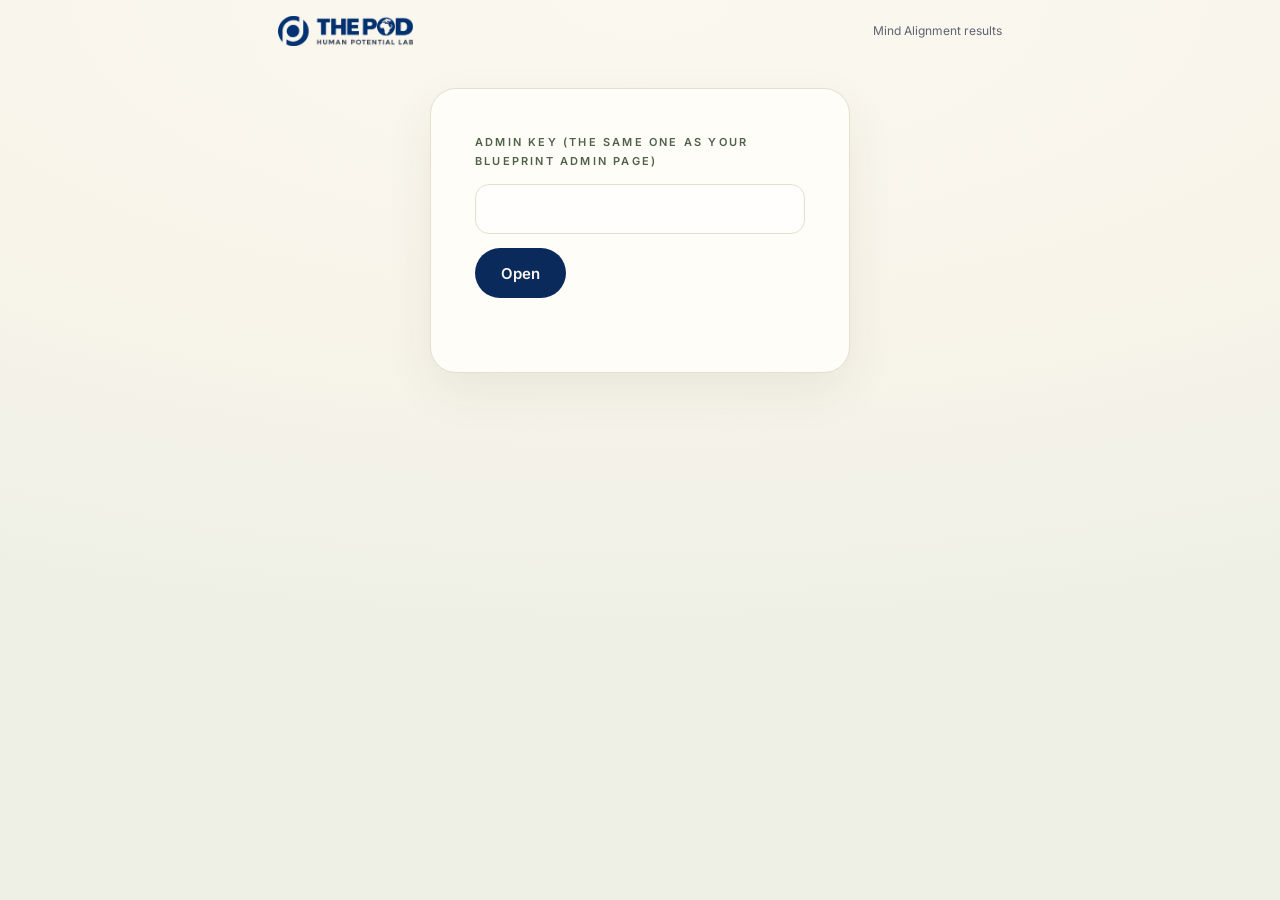
<file: results-admin.html>
<!DOCTYPE html>
<html lang="en">
<head>
<meta charset="UTF-8" />
<meta name="viewport" content="width=device-width, initial-scale=1.0" />
<meta name="robots" content="noindex">
<title>Mind Alignment results | The POD</title>
<link rel="icon" type="image/png" href="/brand/favicon.png">
<link rel="stylesheet" href="/garden.css">
<style>
.wrap{width:min(1100px,100%)}
.stats{display:grid;grid-template-columns:repeat(auto-fit,minmax(140px,1fr));gap:10px;margin:14px 0}
.stats div{background:var(--card);border:1px solid var(--line);border-radius:16px;padding:14px}
.stats b{font-variant-numeric:lining-nums;display:block;font-family:var(--serif-display);font-size:30px;color:var(--ink)}
.stats span{font-size:12px;color:var(--muted)}
.chips{display:flex;flex-wrap:wrap;gap:6px;margin:4px 0 14px}
.chips span{background:var(--card);border:1px solid var(--line);border-radius:999px;padding:4px 10px;font-size:12px}
.tbl{overflow-x:auto;background:var(--card);border:1px solid var(--line);border-radius:16px}
table{border-collapse:collapse;width:100%;font-size:13px}
th,td{text-align:left;padding:8px 10px;border-bottom:1px solid var(--line);white-space:nowrap}
th{font-size:11px;letter-spacing:.1em;text-transform:uppercase;color:var(--gold-text)}
.ok{color:#2f6b3a;font-weight:600}.no{color:var(--muted)}.warn{color:#9a5b1d}
td a{color:inherit}
</style>
</head>
<body>
<header class="topbar"><a class="brand" href="/"><img src="/brand/logo-horizontal.png" alt="The POD"></a><div class="context">Mind Alignment results</div></header>
<main class="wrap">
  <form id="login" class="card" style="max-width:420px;margin:30px auto">
    <label class="label" for="key" style="display:block;margin-top:0">Admin key (the same one as your Blueprint admin page)</label>
    <input id="key" type="password" autocomplete="current-password">
    <button class="btn" type="submit">Open</button>
    <div class="msg error" id="msg"></div>
  </form>
  <section id="view" class="hidden">
    <h2 style="font-size:22px;margin:18px 0 4px">Everyone who took the index (anonymous)</h2>
    <div class="stats" id="funnel"></div>
    <div class="small">Finished, by where they came from</div><div class="chips" id="fsources"></div>
    <div class="small">Finished, by pattern</div><div class="chips" id="fpatterns"></div>
    <h2 style="font-size:22px;margin:18px 0 4px">People who saved their result</h2>
    <div class="stats" id="stats"></div>
    <div class="small">Where they came from</div><div class="chips" id="sources"></div>
    <div class="small">Their patterns</div><div class="chips" id="patterns"></div>
    <div class="row" style="margin:0 0 14px"><button class="btn ghost" id="refresh">Refresh</button></div>
    <div class="tbl"><table><thead><tr><th>Date (Lagos)</th><th>Name</th><th>Pattern</th><th>Score</th><th>Lowest area</th><th>Reset</th><th>From</th><th>Email</th><th>WhatsApp</th></tr></thead><tbody id="rows"></tbody></table></div>
    <p class="small" style="margin-top:10px">The anonymous counts include everyone who started or finished the index, from 12 November 2026, with no names. The table lists only people who saved their result, with their name, email and consent. "Reset" shows how many of the 7 days they have completed. "Rushed" means their answers looked too fast or too uniform to rely on.</p>
  </section>
</main>
<script>
(function(){
  var key = ""; try { key = sessionStorage.getItem("mak") || ""; } catch(e){}
  var $ = function(id){ return document.getElementById(id); };
  var esc = function(s){ var d = document.createElement("div"); d.textContent = s == null ? "" : s; return d.innerHTML; };
  function lagos(s){
    if (!s) return "";
    var iso = s.replace(" ", "T"); if (!/(Z|[+-]\d\d:?\d\d)$/.test(iso)) iso += "Z";
    var d = new Date(iso); if (isNaN(d)) return s;
    return d.toLocaleString("en-GB", { timeZone: "Africa/Lagos", day: "numeric", month: "short", hour: "2-digit", minute: "2-digit" });
  }
  function wa(n){ var d = String(n || "").replace(/\D/g, ""); if (!d) return ""; if (d[0] === "0") d = "234" + d.slice(1); return "<a href='https://wa.me/" + d + "' target='_blank' rel='noopener'>" + esc(n) + "</a>"; }
  function chips(o){ return Object.keys(o).sort(function(a,b){ return o[b] - o[a]; }).map(function(k){ return "<span>" + esc(k) + " · " + o[k] + "</span>"; }).join("") || "<span>none yet</span>"; }
  function load(){
    fetch("/api/admin/results", { headers: { Authorization: "Bearer " + key } }).then(function(r){ return r.json(); }).then(function(r){
      if (!r.success) { $("msg").textContent = r.error || "Could not open."; $("login").classList.remove("hidden"); $("view").classList.add("hidden"); return; }
      try { sessionStorage.setItem("mak", key); } catch(e){}
      $("login").classList.add("hidden"); $("view").classList.remove("hidden");
      var f = r.funnel;
      if (f) {
        var pct = function(a, b){ return b ? Math.round(100 * a / b) + "%" : "–"; };
        $("funnel").innerHTML = [["Started", f.started], ["Finished", f.finished], ["Finished, last 24 hours", f.finishedToday], ["Finished, last 7 days", f.finished7], ["Finish rate", pct(f.finished, f.started)], ["Went on to save", pct(f.saved, f.finished)]]
          .map(function(x){ return "<div><b>" + esc(x[1]) + "</b><span>" + esc(x[0]) + "</span></div>"; }).join("");
        $("fsources").innerHTML = chips(f.finishedBySource); $("fpatterns").innerHTML = chips(f.finishedByPattern);
      } else { $("funnel").innerHTML = "<div><b>–</b><span>Counting has not started yet</span></div>"; }
      var s = r.summary;
      $("stats").innerHTML = [["Saved results", s.total], ["Last 7 days", s.last7], ["Last 24 hours", s.today], ["Started the Reset", s.startedReset]]
        .map(function(x){ return "<div><b>" + esc(x[1]) + "</b><span>" + esc(x[0]) + "</span></div>"; }).join("");
      $("sources").innerHTML = chips(s.bySource); $("patterns").innerHTML = chips(s.byPattern);
      $("rows").innerHTML = r.rows.map(function(x){
        var reset = x.reset === null ? "<span class='no'>Not started</span>" : "<span class='ok'>Day " + x.reset + " of 7</span>";
        return "<tr><td>" + esc(lagos(x.date)) + "</td><td>" + esc(x.name) + (x.rushed ? " <span class='warn'>(rushed)</span>" : "") + "</td><td>" + esc(x.pattern) +
          (x.secondary ? "<br><span class='no'>then " + esc(x.secondary) + "</span>" : "") + "</td><td>" + esc(x.score) + "</td><td>" + esc(x.lowest) + "</td><td>" + reset +
          "</td><td>" + esc(x.source || "direct") + "</td><td><a href='mailto:" + esc(x.email) + "'>" + esc(x.email) + "</a></td><td>" + wa(x.whatsapp) + "</td></tr>";
      }).join("") || "<tr><td colspan='9' class='no'>No saved results yet.</td></tr>";
    });
  }
  $("login").addEventListener("submit", function(e){ e.preventDefault(); key = $("key").value.trim(); load(); });
  $("refresh").addEventListener("click", load);
  if (key) load();
})();
</script>
</body>
</html>
</file>
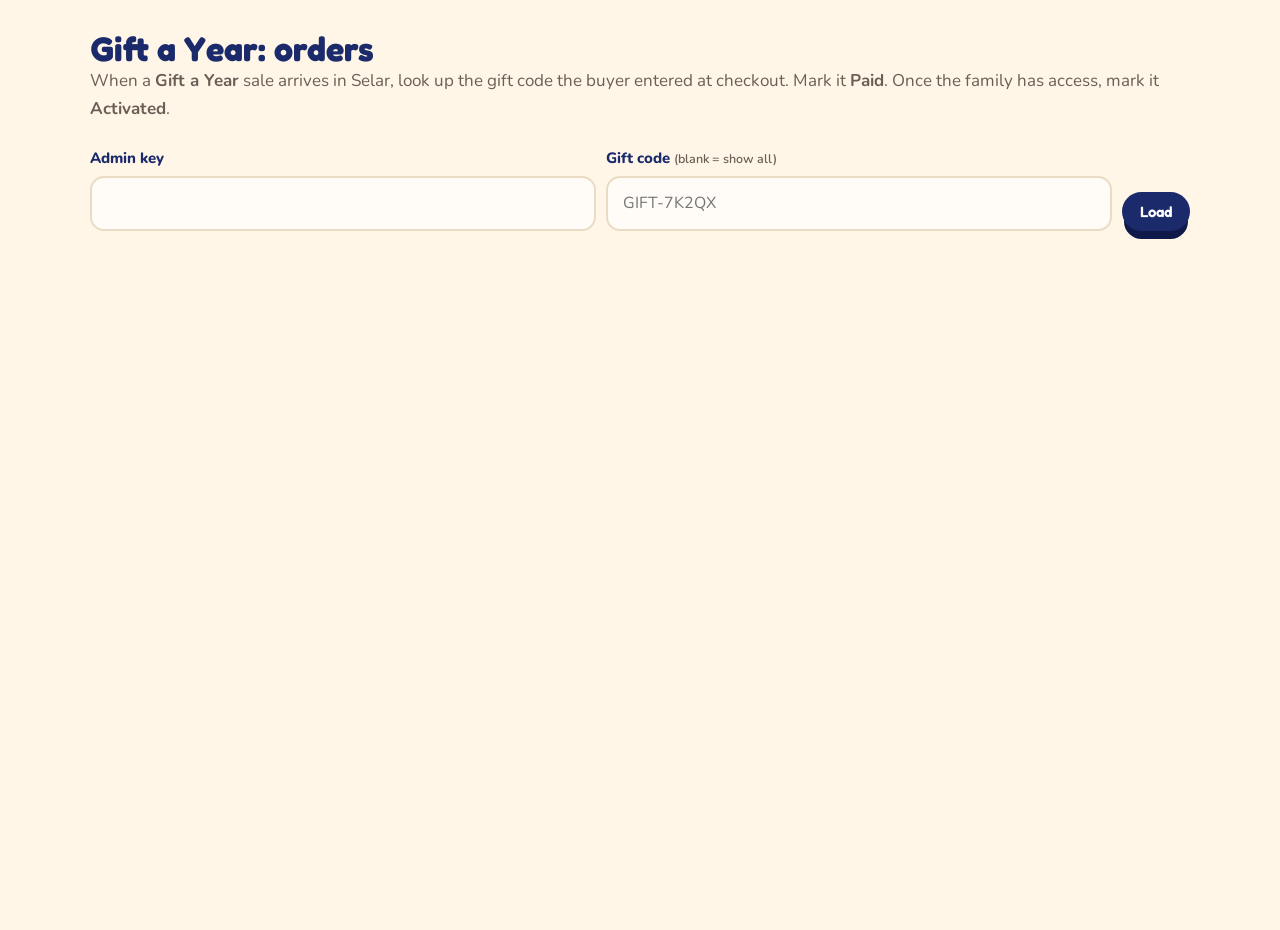
<file: daddy/gift-admin.html>
<!DOCTYPE html>
<html lang="en">
<head>
<meta charset="utf-8">
<meta name="viewport" content="width=device-width, initial-scale=1">
<title>Gift admin · 5 Minutes with Daddy</title>
<meta name="robots" content="noindex, nofollow">
<link href="https://fonts.googleapis.com/css2?family=Fredoka:wght@500;600;700&family=Nunito:wght@400;600;700;800&display=swap" rel="stylesheet">
<link rel="stylesheet" href="/daddy/kit.css">
<style>
  .wrap{width:min(1100px,94vw)}
  .bar{display:flex;gap:10px;flex-wrap:wrap;align-items:end;margin:24px 0}
  .bar > div{flex:1;min-width:200px}
  .bar label{margin-top:0}
  .counts{display:flex;gap:10px;flex-wrap:wrap;margin-bottom:16px}
  .pill{background:#fff;border-radius:999px;padding:6px 14px;font-weight:800;font-size:14px;box-shadow:var(--shadow)}
  .gift{background:#fff;border-radius:20px;box-shadow:var(--shadow);padding:18px 20px;margin-bottom:14px;display:grid;grid-template-columns:1fr auto;gap:10px}
  .gift h3{font-size:22px}
  .gift .meta{font-size:15px;color:var(--muted)}
  .gift .meta b{color:var(--ink)}
  .tag{display:inline-block;border-radius:999px;padding:3px 12px;font-weight:800;font-size:13px;text-transform:uppercase;letter-spacing:.06em}
  .pending{background:#FFF1E0;color:var(--orange-dk)} .paid{background:#E6EEFF;color:var(--navy)}
  .activated{background:#E6F5F4;color:var(--teal)} .cancelled{background:#eee;color:#777}
  .acts{display:flex;flex-direction:column;gap:8px;align-items:stretch;min-width:170px}
  @media(max-width:640px){.gift{grid-template-columns:1fr}}
</style>
</head>
<body>
<main class="wrap">
  <h1 style="margin-top:30px;font-size:34px">Gift a Year: orders</h1>
  <p class="muted">When a <b>Gift a Year</b> sale arrives in Selar, look up the gift code the buyer entered at checkout. Mark it <b>Paid</b>. Once the family has access, mark it <b>Activated</b>.</p>

  <div class="bar">
    <div><label for="key">Admin key</label><input id="key" type="password" autocomplete="current-password"></div>
    <div><label for="q">Gift code <small>(blank = show all)</small></label><input id="q" placeholder="GIFT-7K2QX"></div>
    <button class="btn btn-navy btn-sm" id="go">Load</button>
  </div>
  <div class="err" id="err"></div>
  <div class="counts" id="counts"></div>
  <div id="list"></div>
</main>

<script>
  const $ = id => document.getElementById(id);
  try { $("key").value = sessionStorage.getItem("podk") || ""; } catch(e) {}
  const esc = s => String(s ?? "").replace(/[&<>"]/g, c => ({ "&":"&amp;","<":"&lt;",">":"&gt;",'"':"&quot;" }[c]));
  const when = iso => iso ? new Date(iso).toLocaleString("en-GB", { day:"numeric", month:"short", hour:"2-digit", minute:"2-digit" }) : "";
  const wa = n => n ? `<a href="https://wa.me/${esc(n)}" target="_blank" rel="noopener">+${esc(n)}</a>` : "";

  async function load(){
    $("err").style.display = "none";
    const key = $("key").value.trim();
    const q = $("q").value.trim();
    try {
      const res = await fetch("/api/daddy/gift/admin" + (q ? "?code=" + encodeURIComponent(q) : ""), { headers: { Authorization: "Bearer " + key } });
      const out = await res.json();
      if (!out.success) throw new Error(out.error || "Could not load.");
      try { sessionStorage.setItem("podk", key); } catch(e) {}
      $("counts").innerHTML = out.counts.map(c => `<span class="pill">${esc(c.status)}: ${c.n}</span>`).join("");
      $("list").innerHTML = out.gifts.length ? out.gifts.map(g => `
        <div class="gift">
          <div>
            <h3>${esc(g.code)} <span class="tag ${esc(g.status)}">${esc(g.status)}</span></h3>
            <div class="meta">For <b>${esc(g.recipient_name)}</b> · ${wa(g.recipient_whatsapp)} ${g.recipient_email ? "· " + esc(g.recipient_email) : ""}</div>
            <div class="meta">From <b>${esc(g.giver_name)}</b> · ${wa(g.giver_whatsapp)} ${g.giver_email ? "· " + esc(g.giver_email) : ""}</div>
            <div class="meta">Starts: <b>${esc(g.start_when)}</b> · Created ${when(g.created_at)}${g.paid_at ? " · Paid " + when(g.paid_at) : ""}${g.activated_at ? " · Activated " + when(g.activated_at) : ""}</div>
            ${g.message ? `<div class="meta" style="margin-top:6px">“${esc(g.message)}”</div>` : ""}
            ${g.note ? `<div class="meta">Note: ${esc(g.note)}</div>` : ""}
          </div>
          <div class="acts">
            ${g.status === "pending" ? `<button class="btn btn-primary btn-sm" data-code="${esc(g.code)}" data-s="paid">Mark paid</button>` : ""}
            ${g.status !== "activated" && g.status !== "cancelled" ? `<button class="btn btn-navy btn-sm" data-code="${esc(g.code)}" data-s="activated">Mark activated</button>` : ""}
            ${g.status !== "cancelled" ? `<button class="btn btn-ghost btn-sm" data-code="${esc(g.code)}" data-s="cancelled">Cancel</button>` : `<button class="btn btn-ghost btn-sm" data-code="${esc(g.code)}" data-s="pending">Restore</button>`}
          </div>
        </div>`).join("") : `<p class="muted">No gifts found.</p>`;
    } catch (e) {
      $("err").textContent = e.message; $("err").style.display = "block";
    }
  }

  $("go").addEventListener("click", load);
  $("q").addEventListener("keydown", e => { if (e.key === "Enter") load(); });
  $("list").addEventListener("click", async e => {
    const b = e.target.closest("button[data-code]");
    if (!b) return;
    if (b.dataset.s === "cancelled" && !confirm("Cancel gift " + b.dataset.code + "?")) return;
    b.disabled = true;
    const res = await fetch("/api/daddy/gift/admin/status", { method: "POST", headers: { "Content-Type": "application/json", Authorization: "Bearer " + $("key").value.trim() }, body: JSON.stringify({ code: b.dataset.code, status: b.dataset.s }) });
    const out = await res.json();
    if (!out.success) { alert(out.error || "Could not update."); b.disabled = false; return; }
    load();
  });
  if ($("key").value) load();
</script>
</body>
</html>
</file>
<file: garden.css>
/* The POD Human Potential Lab: shared design ("The Garden of the Mind") */

@font-face{font-family:"Cormorant Garamond";font-weight:500;font-display:swap;src:url(/fonts/cormorant-garamond-latin-500-normal.woff2) format("woff2")}
@font-face{font-family:"Cormorant Garamond";font-weight:500;font-style:italic;font-display:swap;src:url(/fonts/cormorant-garamond-latin-500-italic.woff2) format("woff2")}
@font-face{font-family:"Cormorant Garamond";font-weight:600;font-display:swap;src:url(/fonts/cormorant-garamond-latin-600-normal.woff2) format("woff2")}
@font-face{font-family:"EB Garamond";font-weight:400;font-display:swap;src:url(/fonts/eb-garamond-latin-400-normal.woff2) format("woff2")}
@font-face{font-family:"EB Garamond";font-weight:400;font-style:italic;font-display:swap;src:url(/fonts/eb-garamond-latin-400-italic.woff2) format("woff2")}
@font-face{font-family:Inter;font-weight:400;font-display:swap;src:url(/fonts/inter-latin-400-normal.woff2) format("woff2")}
@font-face{font-family:Inter;font-weight:600;font-display:swap;src:url(/fonts/inter-latin-600-normal.woff2) format("woff2")}

:root{
  --paper:#f8f4ea; --paper-2:#eef0e6; --card:#fffdf8; --line:#e6dfcf;
  --ink:#14254a; --text:#28303f; --muted:#5f6472;
  --btn:#0b2a5c; --btn-text:#fbf8f0; --btn-hover:#071d42;
  --gold:#b0874a; --gold-soft:#e6d3ac; --gold-text:#7a5c2a;
  --sage:#83977e; --sage-text:#4f6249; --sage-soft:#dfe7d8; --leaf:#cbd9c3;
  --panel:#eef2e9; --reply:#fbf5e8;
  --serif-display:"Cormorant Garamond",Georgia,"Times New Roman",serif;
  --serif:"EB Garamond",Georgia,"Times New Roman",serif;
  --sans:Inter,"Segoe UI",Roboto,Arial,sans-serif;
  --shadow:0 18px 50px rgba(60,55,35,.07);
  --bg:radial-gradient(120% 70% at 50% 0%,#fbf8f0 0%,#f8f4ea 55%,#eef0e6 100%);
}
html.night{
  --paper:#0f1628; --paper-2:#131c33; --card:rgba(255,255,255,.045); --line:rgba(255,255,255,.11);
  --ink:#f3eee2; --text:#e6e0d2; --muted:#b8b2a2;
  --btn:#e9dcbc; --btn-text:#14254a; --btn-hover:#f3e8cc;
  --gold:#d7b57b; --gold-soft:rgba(215,181,123,.35); --gold-text:#d7b57b;
  --sage:#9fb894; --sage-text:#c3d1bb; --sage-soft:rgba(195,209,187,.14); --leaf:#9fb894;
  --panel:rgba(195,209,187,.08); --reply:rgba(215,181,123,.10);
  --shadow:none;
  --bg:radial-gradient(120% 70% at 50% 0%,#1d2a4a 0%,#131c33 55%,#0f1628 100%);
}

*{box-sizing:border-box;margin:0;padding:0}
html{background:var(--paper);-webkit-text-size-adjust:100%}
body{font-family:var(--sans);font-size:16px;line-height:1.7;color:var(--text);background:var(--bg);background-color:var(--paper);min-height:100vh;min-height:100dvh;transition:background-color .6s,color .6s}
img{max-width:100%}
a{color:var(--sage-text)}
::selection{background:var(--gold-soft)}

/* Top bar */
.topbar{display:flex;align-items:center;justify-content:space-between;gap:12px;width:min(760px,100%);margin:0 auto;padding:16px 18px 6px}
.topbar .brand{display:block;line-height:0}
.topbar .brand img{height:30px;width:auto}
.topbar .logo-night{display:none}
html.night .topbar .logo-day{display:none}
html.night .topbar .logo-night{display:inline}
.topbar .context{font-size:12px;color:var(--muted);text-align:right}

/* Layout */
.wrap{width:min(720px,100%);margin:0 auto;padding:6px 18px 36px}
.center{text-align:center}
.card{background:var(--card);border:1px solid var(--line);border-radius:26px;padding:clamp(22px,5vw,44px);box-shadow:var(--shadow)}
.fade{animation:fadeUp .7s cubic-bezier(.2,.7,.2,1) both}
@keyframes fadeUp{from{opacity:0;transform:translateY(8px)}to{opacity:1;transform:none}}

/* Type */
h1,h2,h3{font-family:var(--serif-display);font-weight:500;color:var(--ink);letter-spacing:-.005em}
h1{font-size:clamp(38px,9vw,56px);line-height:1.06;margin-bottom:14px}
h2{font-size:clamp(30px,7vw,42px);line-height:1.1;margin-bottom:10px}
h3{font-size:24px;line-height:1.2;margin:6px 0 8px}
p{margin-bottom:14px}
.eyebrow{font-size:11px;letter-spacing:.24em;text-transform:uppercase;color:var(--gold-text);font-weight:600;margin:14px 0 10px}
.lead{font-family:var(--serif);font-style:italic;font-size:20px;line-height:1.5;color:var(--muted);margin-bottom:18px}
.serif{font-family:var(--serif);font-size:18px;line-height:1.6}
.label{font-size:11px;letter-spacing:.2em;text-transform:uppercase;color:var(--sage-text);font-weight:600;margin:22px 0 8px}
.small{font-size:13px;color:var(--muted)}
.muted{color:var(--muted)}

/* Ornament divider */
.ornament{display:flex;align-items:center;gap:14px;margin:26px 0;color:var(--gold)}
.ornament::before,.ornament::after{content:"";flex:1;height:1px;background:var(--line)}
.ornament svg{width:22px;height:22px;flex:none}

/* Buttons */
.btn{display:inline-flex;align-items:center;justify-content:center;gap:10px;min-height:50px;border:0;border-radius:999px;padding:14px 26px;background:var(--btn);color:var(--btn-text);font:600 15px var(--sans);text-decoration:none;cursor:pointer;transition:background .3s,transform .3s}
.btn:hover{background:var(--btn-hover);transform:translateY(-1px)}
.btn:disabled{opacity:.4;cursor:not-allowed;transform:none}
.btn.ghost,.btn.secondary{background:transparent;color:var(--ink);border:1px solid var(--line)}
.btn.ghost:hover,.btn.secondary:hover{border-color:var(--gold)}
.link{background:none;border:0;color:var(--sage-text);text-decoration:underline;text-underline-offset:3px;cursor:pointer;font:14px var(--sans);padding:6px 0;min-height:44px}
.row{display:flex;flex-wrap:wrap;gap:12px;align-items:center;margin-top:20px}
:focus-visible{outline:2px solid var(--gold);outline-offset:3px}

/* Forms */
input,textarea,select{width:100%;padding:14px 16px;border:1px solid var(--line);border-radius:14px;font:16px var(--sans);margin:6px 0 14px;background:rgba(255,255,255,.7);color:var(--ink)}
html.night input,html.night textarea,html.night select{background:rgba(0,0,0,.18)}
textarea{min-height:110px;resize:vertical;line-height:1.6}
input:focus,textarea:focus,select:focus{outline:none;border-color:var(--gold)}
::placeholder{color:var(--muted);opacity:.8}

/* Panels */
.panel{background:var(--panel);border-radius:20px;padding:18px 20px;margin:16px 0}
.panel .label:first-child{margin-top:0}
.reply{background:var(--reply);border-left:2px solid var(--gold);border-radius:0 20px 20px 0;padding:16px 20px;margin:0 0 20px;font-family:var(--serif);font-size:19px;line-height:1.55;color:var(--ink)}
.reply .label{margin:0 0 6px;color:var(--gold-text)}
.quote{border-left:2px solid var(--gold);padding:2px 0 2px 16px;font-family:var(--serif);font-style:italic;font-size:20px;line-height:1.45;color:var(--ink);margin:16px 0}
.notice{font-size:12px;color:var(--muted);text-align:center;margin:22px auto 0;max-width:520px;line-height:1.6}
.msg{font-size:14px;color:var(--muted);margin-top:10px;min-height:20px}
.msg.error{color:#a5452f}
html.night .msg.error{color:#f0a48f}
.hidden{display:none!important}

/* Read more */
details.more{margin:6px 0 14px}
details.more summary{cursor:pointer;list-style:none;color:var(--sage-text);font:600 14px var(--sans);padding:8px 0;min-height:44px;display:flex;align-items:center;gap:8px}
details.more summary::-webkit-details-marker{display:none}
details.more summary::after{content:"+";font-size:18px;line-height:1}
details.more[open] summary::after{content:"\2212"}

/* Illustration */
.illus{display:block;width:100%;height:auto;margin:0 auto}

/* Footer */
.site-footer{text-align:center;padding:26px 18px 40px;color:var(--muted);font-size:12px}
.site-footer img{width:96px;height:auto;display:block;margin:0 auto 10px;opacity:.9}
html.night .site-footer img{display:none}

@media(max-width:600px){.row .btn{width:100%}}
@media(prefers-reduced-motion:reduce){*,*::before,*::after{animation-duration:.01ms!important;transition-duration:.01ms!important}}
</file>
<file: daddy/kit.css>
:root{
  --cream:#FFF6E8; --cream-2:#FCE9CC; --sand:#F6D9A6;
  --orange:#F28C28; --orange-dk:#D96F0E; --navy:#1B2A6B; --navy-2:#24357F;
  --teal:#1F8A87; --yellow:#FFC93C; --ink:#2A2236; --muted:#6B5E57;
  --shadow:0 18px 40px -18px rgba(90,45,0,.35);
}
*{box-sizing:border-box;margin:0;padding:0}
body{font-family:"Nunito",system-ui,sans-serif;color:var(--ink);background:var(--cream);line-height:1.6;font-size:17px;-webkit-font-smoothing:antialiased;min-height:100vh}
img{max-width:100%;display:block}
a{color:inherit}
h1,h2,h3{font-family:"Fredoka",system-ui,sans-serif;line-height:1.1;color:var(--navy)}
h1{font-size:clamp(32px,5vw,48px);font-weight:700}
h2{font-size:28px;font-weight:700}
.wrap{width:min(760px,92vw);margin:0 auto}
.top{padding:18px 0;border-bottom:1px solid rgba(27,42,107,.08);background:rgba(255,246,232,.92)}
.top .wrap{display:flex;align-items:center;justify-content:space-between;width:min(1160px,92vw)}
.top img{height:46px;width:auto}
.top a.back{font-weight:800;color:var(--navy);text-decoration:none;font-size:15px}
.eyebrow{display:inline-block;font-weight:800;font-size:13px;letter-spacing:.14em;text-transform:uppercase;color:var(--orange-dk);margin-bottom:10px}
.lead{font-size:19px;color:var(--muted)}
.card{background:#fff;border-radius:28px;box-shadow:var(--shadow);padding:34px 30px}
.btn{display:inline-flex;align-items:center;justify-content:center;gap:10px;font-family:"Fredoka";font-weight:600;font-size:18px;padding:15px 28px;border-radius:999px;text-decoration:none;border:0;cursor:pointer;transition:transform .15s ease,background .15s}
.btn:hover{transform:translateY(-2px)}
.btn[disabled]{opacity:.6;pointer-events:none}
.btn-primary{background:var(--orange);color:#fff;box-shadow:0 10px 0 -2px var(--orange-dk)}
.btn-navy{background:var(--navy);color:#fff;box-shadow:0 10px 0 -2px #101a4a}
.btn-wa{background:#25D366;color:#073b1d;box-shadow:0 10px 0 -2px #128C4A}
.btn-ghost{background:#fff;color:var(--navy);box-shadow:inset 0 0 0 2px var(--navy)}
.btn-sm{font-size:15px;padding:10px 18px}
.btn-block{width:100%}
label{display:block;font-weight:800;color:var(--navy);font-size:15px;margin:18px 0 6px}
label small{font-weight:600;color:var(--muted)}
input,textarea,select{width:100%;font:inherit;font-size:16px;padding:13px 15px;border:2px solid #EADBC4;border-radius:14px;background:#FFFCF7;color:var(--ink)}
input:focus,textarea:focus{outline:none;border-color:var(--orange)}
textarea{min-height:110px;resize:vertical}
fieldset{border:0}
legend{font-family:"Fredoka";font-weight:600;font-size:20px;color:var(--teal);margin-top:26px}
.row{display:grid;grid-template-columns:1fr 1fr;gap:0 16px}
@media(max-width:620px){.row{grid-template-columns:1fr}}
.choice{display:flex;gap:10px;flex-wrap:wrap}
.choice label{margin:0;display:flex;align-items:center;gap:8px;background:#FFFCF7;border:2px solid #EADBC4;border-radius:999px;padding:9px 16px;cursor:pointer;font-size:15px}
.choice input{width:auto}
.choice label:has(input:checked){border-color:var(--orange);background:#FFF1E0}
.err{background:#FDECEC;color:#8A1F1F;border-radius:14px;padding:12px 16px;margin-top:18px;font-weight:700;display:none}
.hp{position:absolute;left:-9999px;width:1px;height:1px;overflow:hidden}
.muted{color:var(--muted)}
.center{text-align:center}
footer{padding:40px 0;color:var(--muted);font-size:14px;text-align:center}
</file>
